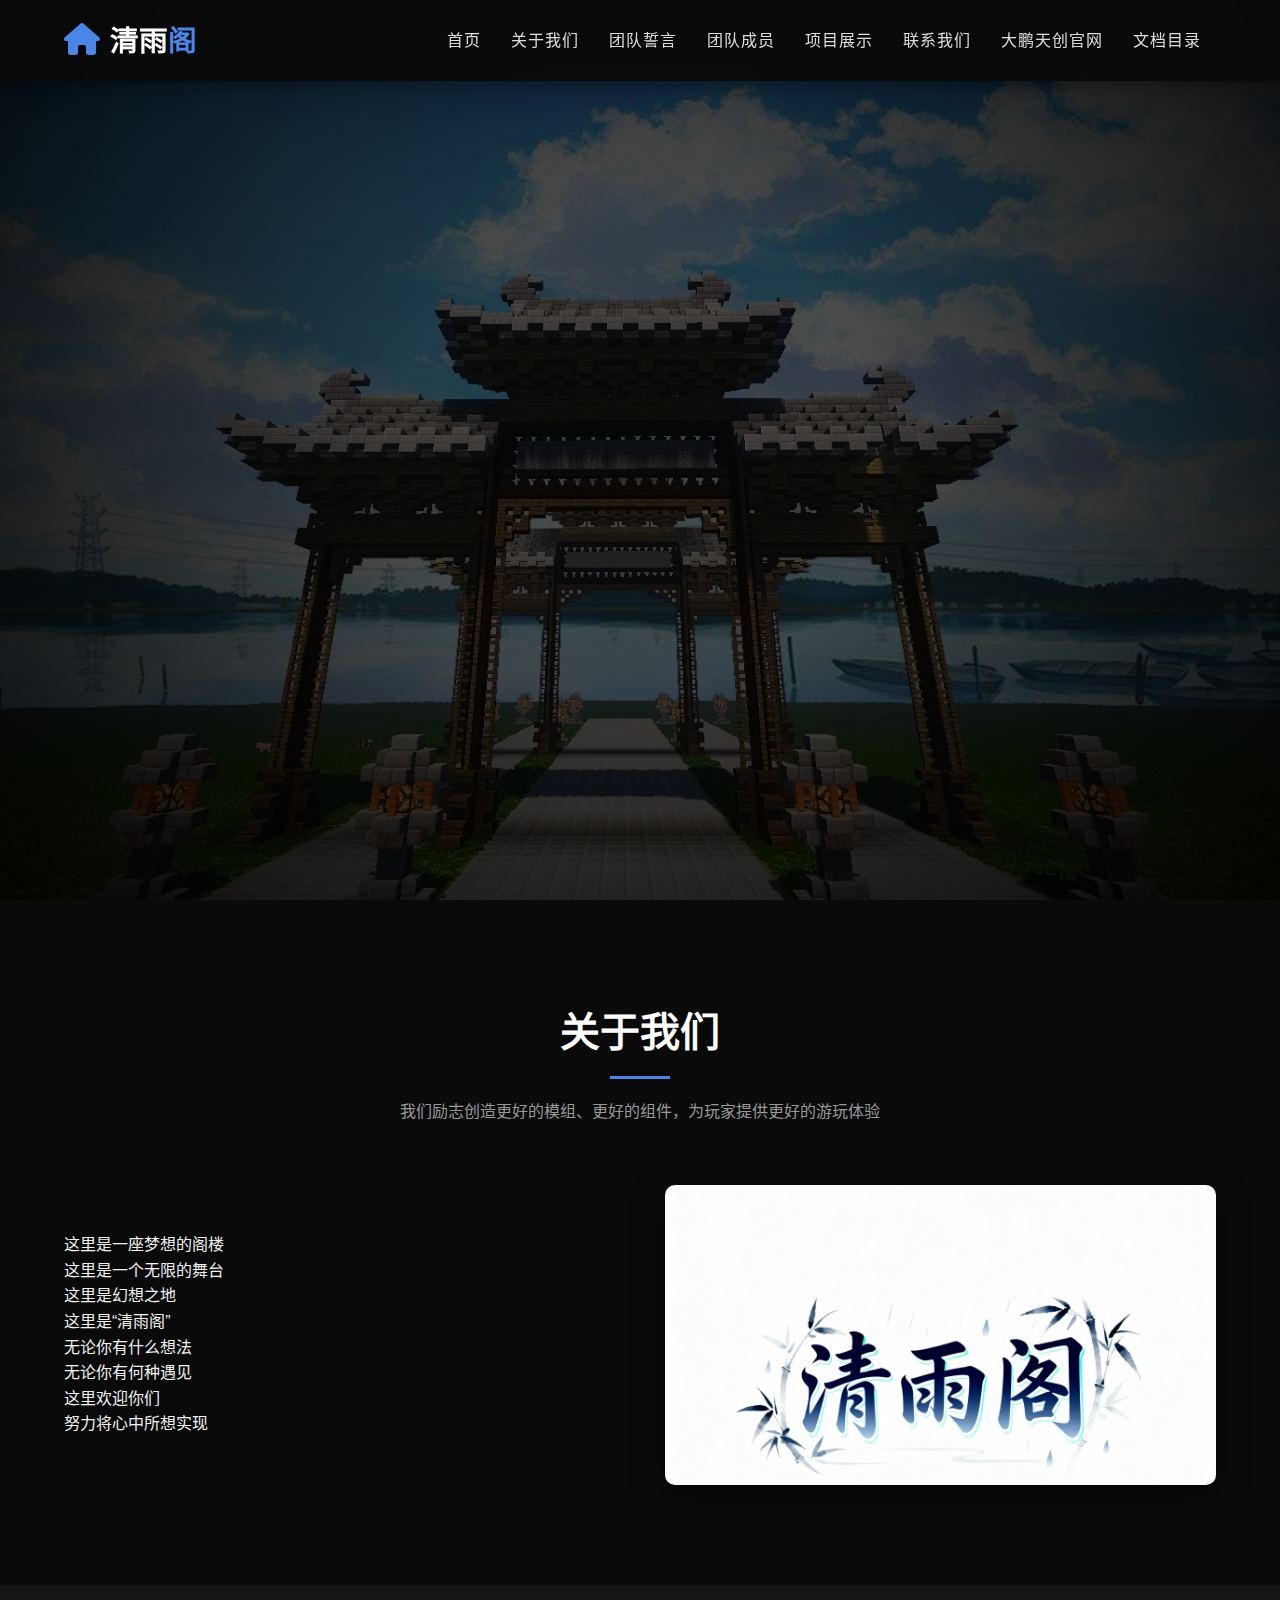
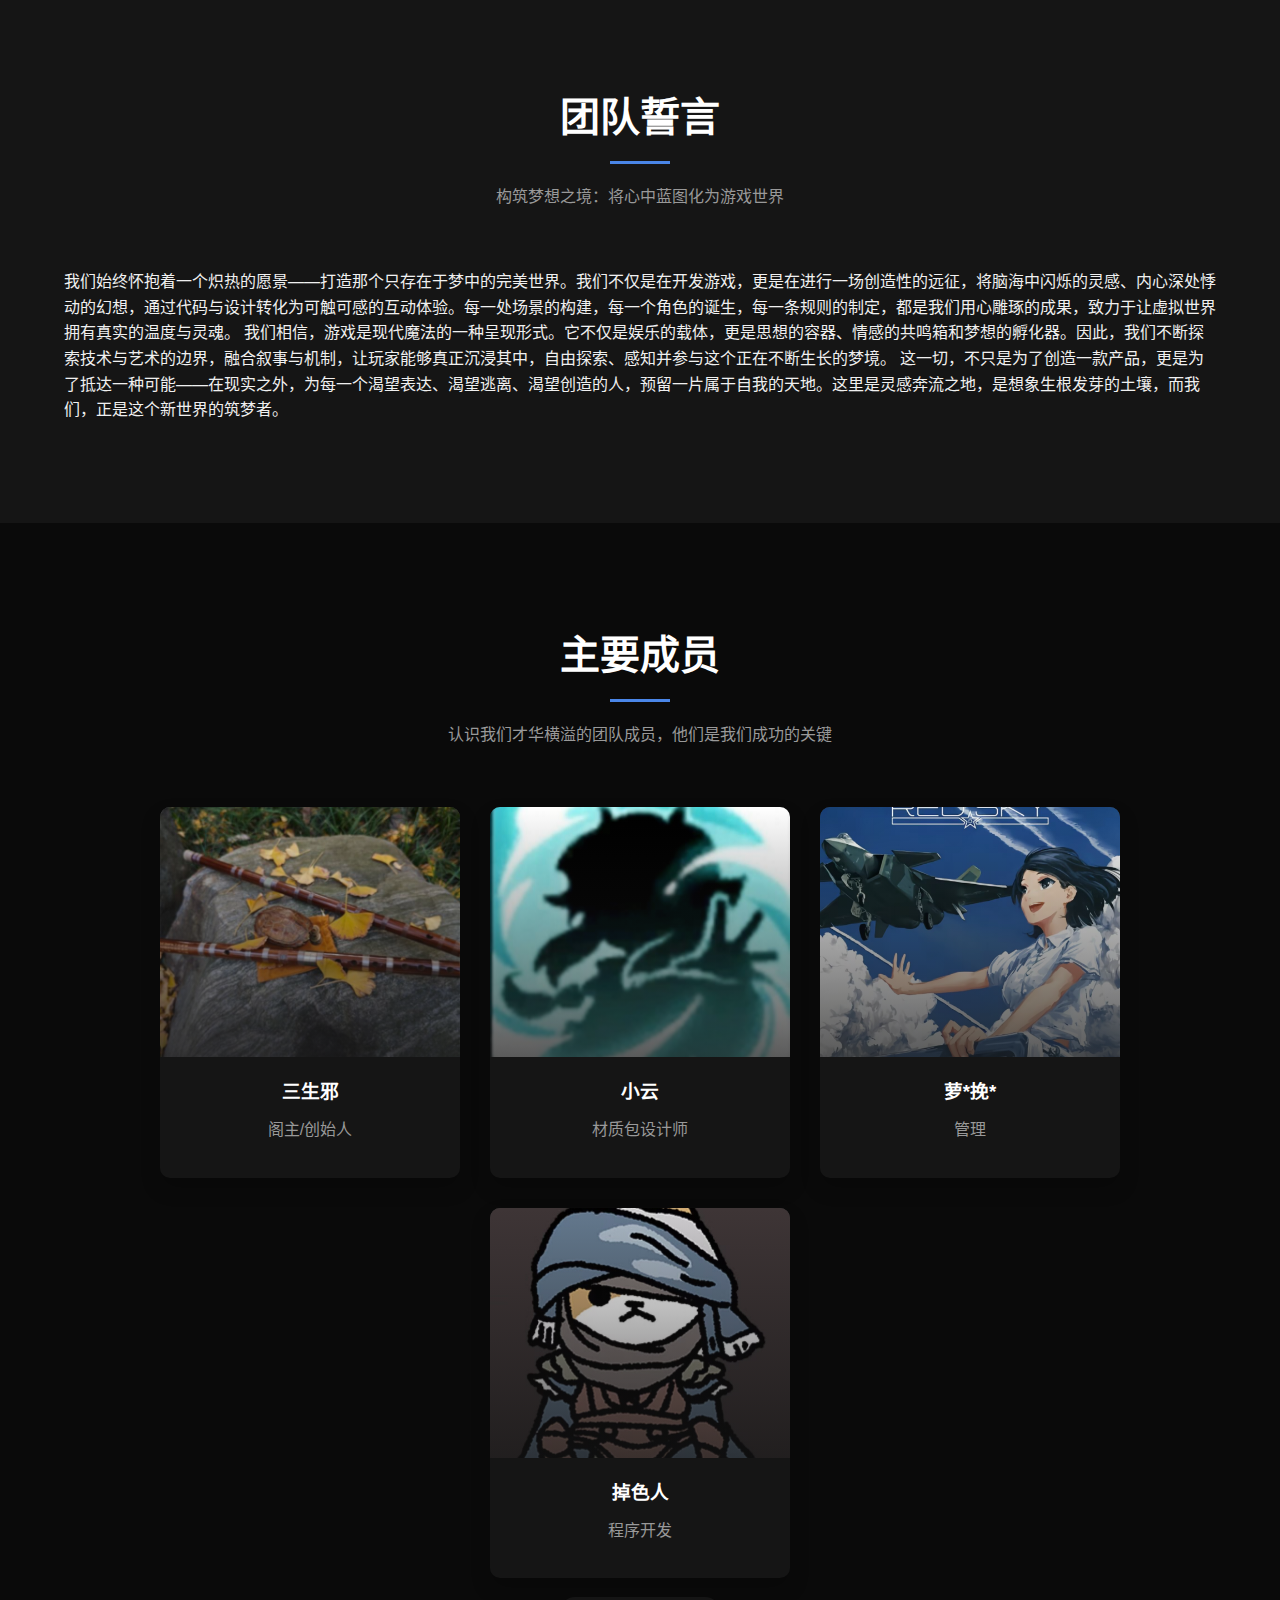
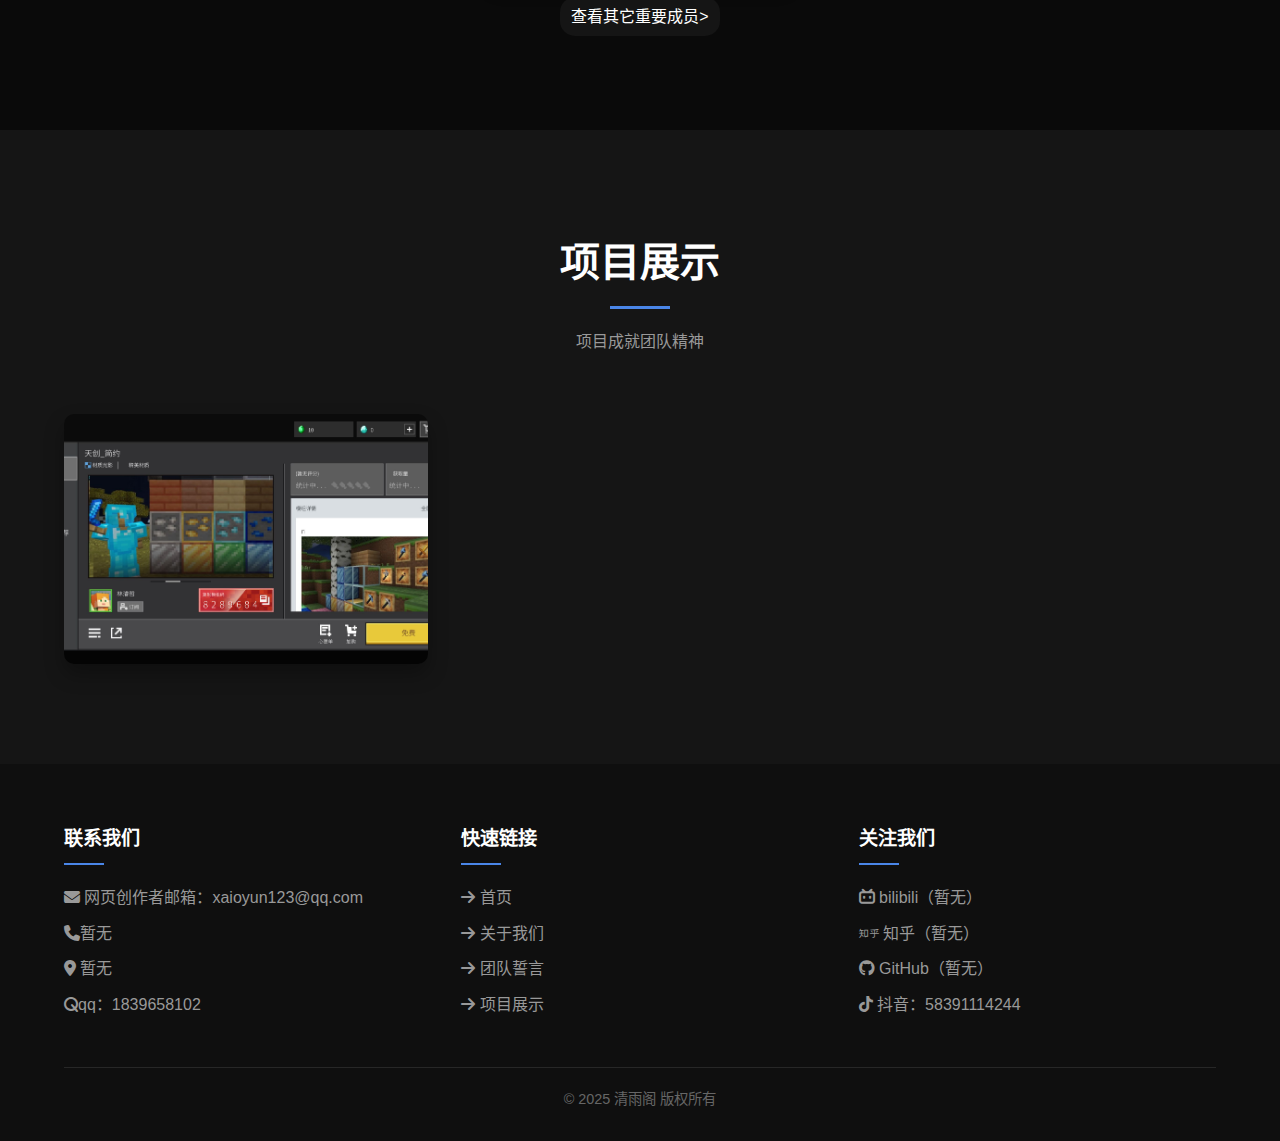
<file: index.html>
<!DOCTYPE html>
<html lang="zh-CN">
<head>
    <meta charset="UTF-8">
    <meta name="viewport" content="width=device-width, initial-scale=1.0">
    <title>清雨阁 | 向梦想出发</title>
    <link rel="stylesheet" type="text/css" href="css/index.css">
    <link rel="stylesheet" href="https://cdnjs.cloudflare.com/ajax/libs/font-awesome/6.4.0/css/all.min.css">
</head>
<body>
    <!-- 顶部导航栏 -->
    <header id="header">
        <div class="logo">
            <div class="logo-icon"><i class="fas fa-home"></i></div>
            <div class="logo-text">清雨<span>阁</span></div>
        </div>
        <nav>
            <ul id="nav-menu">
                <li><a href="#home">首页</a></li>
                <li><a href="#about">关于我们</a></li>
                <li><a href="#services">团队誓言</a></li>
                <li><a href="#team">团队成员</a></li>
                <li><a href="#projects">项目展示</a></li>
                <li><a href="#contact">联系我们</a></li>
                <li><a href="https://12xiaoyun34.github.io/dapengaa/">大鹏天创官网</a></li>
                <li><a href="./html/doc/doc-index.html">文档目录</a></li>
            </ul>
            <button class="nav-btn" id="nav-toggle">
                <i class="fas fa-bars"></i>
            </button>
        </nav>
    </header>

    <!-- 标题图片区域 -->
    <section class="hero" id="home">
        <div class="hero-content">
            <h1>创新科技，塑造未来</h1>
            <p>我们励志创造更好的模组、更好的组件，为玩家提供更好的游玩体验</p>
            <div>
                <a href="#about" class="btn">了解更多</a>
                <a href="#contact" class="btn btn-outline">联系我们</a>
            </div>
        </div>
    </section>

    <!-- 关于我们区域 -->
    <section class="section" id="about">
        <div class="section-title">
            <h2>关于我们</h2>
            <p>我们励志创造更好的模组、更好的组件，为玩家提供更好的游玩体验</p>
        </div>
        <div class="about-content">
            <div class="about-text">
                <p>这里是一座梦想的阁楼<br>这里是一个无限的舞台<br>这里是幻想之地<br>这里是“清雨阁”<br>无论你有什么想法<br>无论你有何种遇见<br>这里欢迎你们<br>努力将心中所想实现</p>
            </div>
            <div class="about-image"></div>
        </div>
    </section>

    <!-- 服务区域 -->
    <section class="section services" id="services">
        <div class="section-title">
            <h2>团队誓言</h2>
            <p>构筑梦想之境：将心中蓝图化为游戏世界</p>
        </div>
        <div class="services-container">
            我们始终怀抱着一个炽热的愿景——打造那个只存在于梦中的完美世界。我们不仅是在开发游戏，更是在进行一场创造性的远征，将脑海中闪烁的灵感、内心深处悸动的幻想，通过代码与设计转化为可触可感的互动体验。每一处场景的构建，每一个角色的诞生，每一条规则的制定，都是我们用心雕琢的成果，致力于让虚拟世界拥有真实的温度与灵魂。

我们相信，游戏是现代魔法的一种呈现形式。它不仅是娱乐的载体，更是思想的容器、情感的共鸣箱和梦想的孵化器。因此，我们不断探索技术与艺术的边界，融合叙事与机制，让玩家能够真正沉浸其中，自由探索、感知并参与这个正在不断生长的梦境。

这一切，不只是为了创造一款产品，更是为了抵达一种可能——在现实之外，为每一个渴望表达、渴望逃离、渴望创造的人，预留一片属于自我的天地。这里是灵感奔流之地，是想象生根发芽的土壤，而我们，正是这个新世界的筑梦者。


        </div>
    </section>

    <!-- 团队成员区域 -->
    <section class="section" id="team">
        <div class="section-title">
            <h2>主要成员</h2>
            <p>认识我们才华横溢的团队成员，他们是我们成功的关键</p>
        </div>
        <div class="team-container">
            <div class="team-member">
                <div class="member-img" style="background-image: url('./img/三生邪.jpg')"></div>
                <div class="member-info">
                    <h3>三生邪</h3>
                    <p>阁主/创始人</p>
                    <div class="social-links">
                    </div>
                </div>
            </div>
            <div class="team-member">
                <div class="member-img" style="background-image: url('./img/小云.jpg')"></div>
                <div class="member-info">
                    <h3>小云</h3>
                    <p>材质包设计师</p>
                    <div class="social-links">
                    </div>
                </div>
            </div>
            <div class="team-member">
                <div class="member-img" style="background-image: url('./img/萝挽.jpg')"></div>
                <div class="member-info">
                    <h3>萝*挽*</h3>
                    <p>管理</p>
                    <div class="social-links">
                    </div>
                </div>
            </div>
            <div class="team-member">
                <div class="member-img" style="background-image: url('./img/掉色人.jpg')"></div>
                <div class="member-info">
                    <h3>掉色人</h3>
                    <p>程序开发</p>
                    <div class="social-links">
                    </div>
                </div>
            </div>
        </div><br>
        <div class="a-">
        <a href="./html/morecy.html">查看其它重要成员></a>
        </div>
    </section>

    <!-- 项目展示区域 -->
    <section class="section projects" id="projects">
        <div class="section-title">
            <h2>项目展示</h2>
            <p>项目成就团队精神</p>
        </div>
        <div class="projects-container">
            <div class="project-card">
                <div class="project-img" style="background-image: url('./img/x1.jpg')"></div>
                <div class="project-overlay">
                    <h3 class="project-title">天创_简约</h3>
                    <p class="project-category"><i class="fas fa-dove"></i>大鹏天创制作</p>
                </div>
            </div>
        </div>
        </div>
    </section>

    <!-- 页脚 -->
    <footer id="contact">
        <div class="footer-content">
            <div class="footer-section">
                <h3>联系我们</h3>
                <p><i class="fas fa-envelope"></i> 网页创作者邮箱：xaioyun123@qq.com</p>
                <p><i class="fas fa-phone"></i>暂无</p>
                <p><i class="fas fa-map-marker-alt"></i> 暂无</p>
                <p><i class="fas fa-q"></i>qq：1839658102</p>
            </div>
            <div class="footer-section">
                <h3>快速链接</h3>
                <a href="#home"><i class="fas fa-arrow-right"></i> 首页</a>
                <a href="#about"><i class="fas fa-arrow-right"></i> 关于我们</a>
                <a href="#services"><i class="fas fa-arrow-right"></i> 团队誓言</a>
                <a href="#projects"><i class="fas fa-arrow-right"></i> 项目展示</a>
            </div>
            <div class="footer-section">
                <h3>关注我们</h3>
                <a href="#"><i class="fab fa-bilibili"></i> bilibili（暂无）</a>
                <a href="#"><i class="fab fa-zhihu"></i> 知乎（暂无）</a>
                <a href="#"><i class="fab fa-github"></i> GitHub（暂无）</a>
                <a href="https://www.douyin.com/user/MS4wLjABAAAAyL__NBHCFr6xbaZz34yxv8tNBVSHHpJUZq_ACfOkyodt5N7NAiO6LA2mFiNUGb08?enter_from=general_search&enter_method=general_search&extra_params=%7B%22search_params%22%3A%7B%22search_result_id%22%3A%222338034548219977%22%2C%22relation_tag%22%3A0%2C%22log_pb%22%3A%7B%22impr_id%22%3A%2220250921145713581A851560D32B2ED74F%22%7D%2C%22search_type%22%3A%22general%22%2C%22impr_id%22%3A%2220250921145713581A851560D32B2ED74F%22%2C%22search_id%22%3A%2220250921145713581A851560D32B2ED74F%22%2C%22search_keyword%22%3A%2258391114244%22%2C%22token_type%22%3A%22discover_list%22%7D%7D&from_tab_name=main"><i class="fab fa-tiktok"></i> 抖音：58391114244</a>
            </div>
        </div>
        <div class="footer-bottom">
            <p>&copy; 2025 清雨阁 版权所有</p>
        </div>
    </footer>
    <script src="./js/index.js"></script>
</body>

</html>
</file>
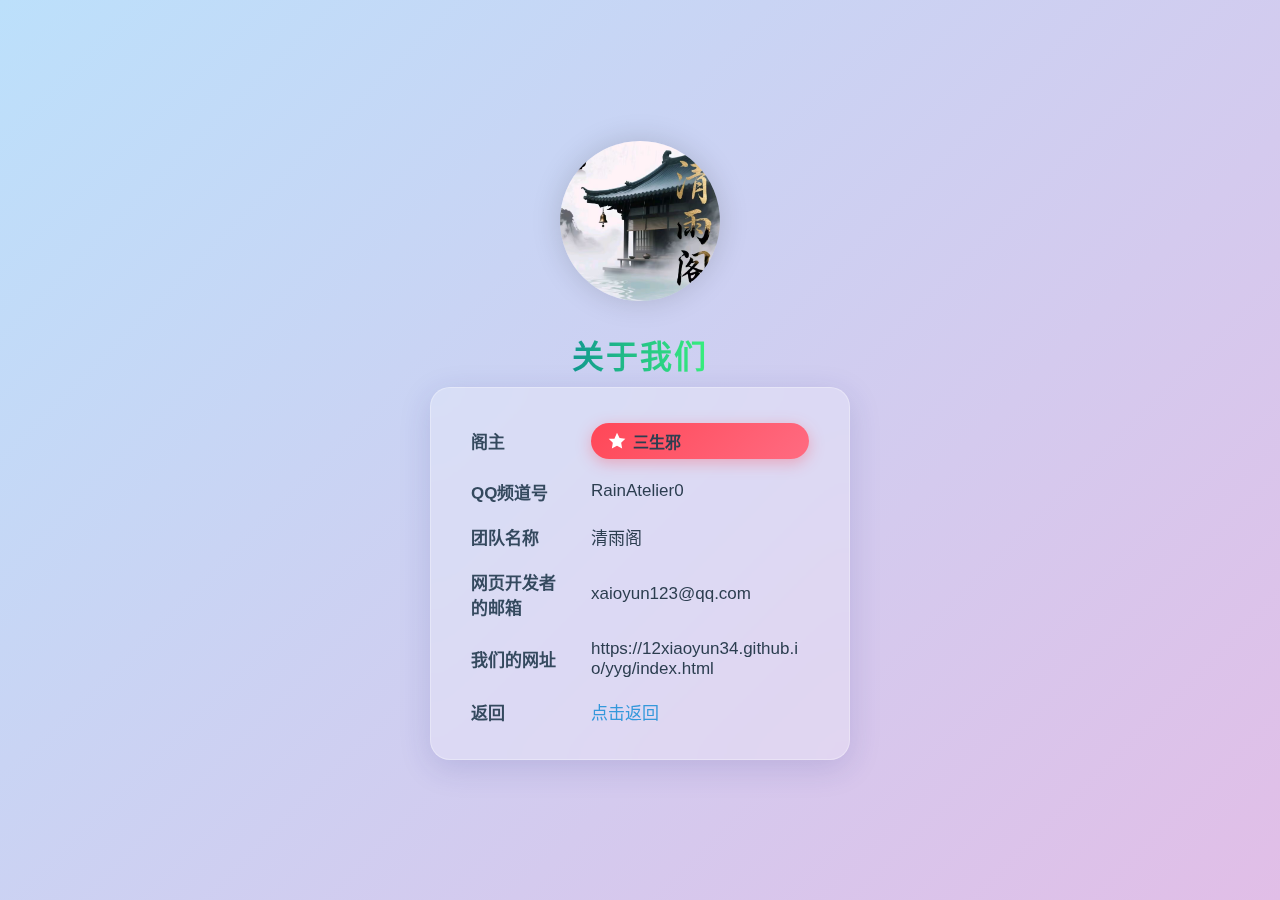
<file: html/about.html>
<!DOCTYPE html>
<html lang="zh-CN">
<head>
    <meta charset="UTF-8">
    <meta name="viewport" content="width=device-width, initial-scale=1.0">
    <title>关于我们</title>
    <style>
        :root{
            --bg1:#BCE0FB;
            --bg2:#E1BEE7;
            --card:rgba(255,255,255,.25);
            --text:#2c3e50;
            --vip:#ff4757;
        }
        *{box-sizing:border-box;margin:0;padding:0}
        body{
            min-height:100vh;
            display:flex;
            flex-direction:column;
            align-items:center;
            justify-content:center;
            font-family:-apple-system,BlinkMacSystemFont,"Segoe UI",Roboto,"Helvetica Neue",Arial,"Noto Sans",sans-serif,"Apple Color Emoji","Segoe UI Emoji","Segoe UI Symbol","Noto Color Emoji";
            background:linear-gradient(135deg,var(--bg1),var(--bg2));
            color:var(--text);
            padding:40px 20px;
        }
        /* 旋转头像 */
        .avatar{
            width:160px;
            height:160px;
            border-radius:50%;
            object-fit:cover;
            animation:rotate 20s linear infinite;
            box-shadow:0 0 30px rgba(0,0,0,.15);
            transition:transform .6s cubic-bezier(.4,0,.2,1);
        }
        .avatar:hover{
            transform:scale(1.08);
        }
        @keyframes rotate{
            to{transform:rotate(360deg)}
        }

        h1{
            margin:30px 0 10px;
            font-size:32px;
            letter-spacing:2px;
            font-weight:600;
            background:linear-gradient(90deg,#11998e,#38ef7d);
            -webkit-background-clip:text;
            -webkit-text-fill-color:transparent;
        }

        /* 卡片 */
        .card{
            width:100%;
            max-width:420px;
            background:var(--card);
            backdrop-filter:blur(20px);
            border:1px solid rgba(255,255,255,.3);
            border-radius:20px;
            padding:35px 40px;
            box-shadow:0 8px 32px rgba(31,38,135,.15);
            animation:fadeInUp .8s ease-out;
        }
        @keyframes fadeInUp{
            from{opacity:0;transform:translateY(30px)}
            to{opacity:1;transform:none}
        }

        .row{
            display:flex;
            align-items:center;
            margin-bottom:20px;
            font-size:17px;
            position:relative;
        }
        .row:last-child{margin-bottom:0}
        .row label{
            width:100px;
            font-weight:600;
            margin-right:20px;
            flex-shrink:0;
            color:#34495e;
        }
        .row span{
            flex:1;
            word-break:break-all;
            color:#2c3e50;
        }
        .row a{
            color:#3498db;
            text-decoration:none;
            transition:color .3s;
        }
        .row a:hover{color:#2980b9}

        /* VIP 徽章 */
        .vip-badge{
            display:inline-flex;
            align-items:center;
            background:linear-gradient(135deg,var(--vip),#ff6b81);
            color:#fff;
            padding:6px 16px;
            border-radius:30px;
            font-weight:700;
            font-size:16px;
            box-shadow:0 4px 15px rgba(255,71,87,.35);
            animation:pulse 2s infinite;
        }
        @keyframes pulse{
            0%,100%{transform:scale(1)}
            50%{transform:scale(1.05)}
        }
        .vip-badge svg{
            width:20px;
            height:20px;
            margin-right:6px;
            fill:#fff;
        }

        /* 响应式 */
        @media(max-width:500px){
            .card{padding:30px 25px}
        }
    </style>
</head>

<body>
    <img src="../img/清雨阁.jpg" alt="App Icon" class="avatar">
    <h1>关于我们</h1>

    <div class="card">
        <div class="row">
            <label>阁主</label>
            <span class="vip-badge">
                <svg viewBox="0 0 24 24"><path d="M12 2l3.09 6.26L22 9.27l-5 4.87 1.18 6.88L12 17.77l-6.18 3.25L7 14.14 2 9.27l6.91-.01L12 2z"/></svg>
                三生邪
            </span>
        </div>
        <div class="row">
            <label>QQ频道号</label>
            <span>RainAtelier0</span>
        </div>
        <div class="row">
            <label>团队名称</label>
            <span>清雨阁</span>
        </div>
        <div class="row">
            <label>网页开发者的邮箱</label>
            <span>xaioyun123@qq.com</span>
        </div>
        <div class="row">
            <label>我们的网址</label>
            <span>https://12xiaoyun34.github.io/yyg/index.html</span>
        </div>
          <div class="row">
            <label>返回</label>
            <span><a href="../index.html" target="_blank">点击返回</a></span>
        </div>
    </div>
</body>
</html>
</file>
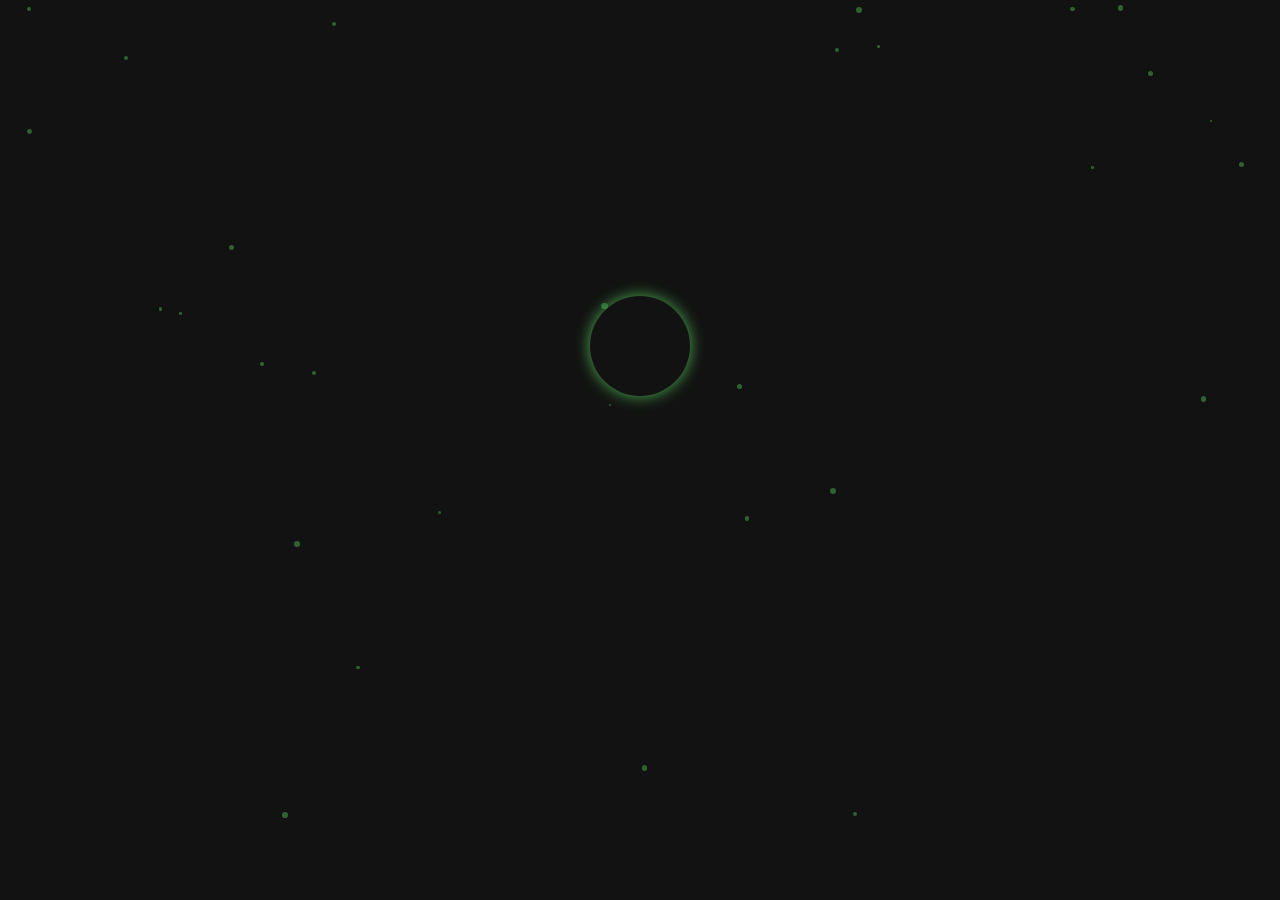
<file: html/dltrue.html>
<!DOCTYPE html>
<html lang="zh-CN">
<head>
    <meta charset="UTF-8">
    <meta name="viewport" content="width=device-width, initial-scale=1.0">
    <title>登录成功</title>
    <link rel="stylesheet" href="https://cdnjs.cloudflare.com/ajax/libs/font-awesome/6.0.0/css/all.min.css">
    <style>
        * {
            margin: 0;
            padding: 0;
            box-sizing: border-box;
        }
        
        body {
            background-color: #121212;
            color: #ffffff;
            font-family: 'Segoe UI', Tahoma, Geneva, Verdana, sans-serif;
            min-height: 100vh;
            display: flex;
            justify-content: center;
            align-items: center;
            overflow: hidden;
        }
        
        .container {
            text-align: center;
            padding: 2rem;
            max-width: 500px;
            width: 90%;
        }
        
        .success-animation {
            margin: 0 auto 2rem;
            width: 100px;
            height: 100px;
            position: relative;
        }
        
        .checkmark {
            width: 100%;
            height: 100%;
            border-radius: 50%;
            display: block;
            stroke-width: 5;
            stroke: #4CAF50;
            stroke-miterlimit: 10;
            box-shadow: 0 0 15px #4CAF50;
            animation: fill .4s ease-in-out .4s forwards, scale .3s ease-in-out .9s both;
        }
        
        .checkmark-circle {
            stroke-dasharray: 166;
            stroke-dashoffset: 166;
            stroke-width: 5;
            stroke-miterlimit: 10;
            stroke: #4CAF50;
            fill: none;
            animation: stroke 0.6s cubic-bezier(0.65, 0, 0.45, 1) forwards;
        }
        
        .checkmark-check {
            transform-origin: 50% 50%;
            stroke-dasharray: 48;
            stroke-dashoffset: 48;
            animation: stroke 0.3s cubic-bezier(0.65, 0, 0.45, 1) 0.8s forwards;
        }
        
        @keyframes stroke {
            100% {
                stroke-dashoffset: 0;
            }
        }
        
        @keyframes scale {
            0%, 100% {
                transform: none;
            }
            50% {
                transform: scale3d(1.1, 1.1, 1);
            }
        }
        
        @keyframes fill {
            100% {
                box-shadow: 0 0 20px #4CAF50;
            }
        }
        
        .welcome-text {
            font-size: 2.2rem;
            margin-bottom: 1rem;
            font-weight: 300;
            opacity: 0;
            animation: fadeIn 1s ease-in-out 1.2s forwards;
        }
        
        .subtitle {
            font-size: 1.2rem;
            color: #aaa;
            margin-bottom: 2rem;
            opacity: 0;
            animation: fadeIn 1s ease-in-out 1.5s forwards;
        }
        
        .continue-btn {
            display: inline-block;
            padding: 12px 30px;
            background: transparent;
            color: #4CAF50;
            border: 1px solid #4CAF50;
            border-radius: 30px;
            text-decoration: none;
            font-size: 1rem;
            cursor: pointer;
            transition: all 0.3s ease;
            opacity: 0;
            animation: fadeIn 1s ease-in-out 1.8s forwards;
        }
        
        .continue-btn:hover {
            background: #4CAF50;
            color: #121212;
            box-shadow: 0 0 15px rgba(76, 175, 80, 0.5);
        }
        
        @keyframes fadeIn {
            from {
                opacity: 0;
                transform: translateY(20px);
            }
            to {
                opacity: 1;
                transform: translateY(0);
            }
        }
        
        .particles {
            position: fixed;
            top: 0;
            left: 0;
            width: 100%;
            height: 100%;
            z-index: -1;
        }
        
        .particle {
            position: absolute;
            background: rgba(76, 175, 80, 0.5);
            border-radius: 50%;
        }
    </style>
</head>
<body>
    <div class="particles" id="particles"></div>
    
    <div class="container">
        <div class="success-animation">
            <svg class="checkmark" xmlns="http://www.w3.org/2000/svg" viewBox="0 0 52 52">
                <circle class="checkmark-circle" cx="26" cy="26" r="25" fill="none"/>
                <path class="checkmark-check" fill="none" d="M14.1 27.2l7.1 7.2 16.7-16.8"/>
            </svg>
        </div>
        
        <h1 class="welcome-text">认证成功</h1>
        <p class="subtitle">欢迎回家！</p>
        
        <a href="./doc/doc-index.html" class="continue-btn">继续访问</a>
    </div>

    <script>
        // 创建背景粒子效果
        document.addEventListener('DOMContentLoaded', function() {
            const particlesContainer = document.getElementById('particles');
            const particleCount = 30;
            
            for (let i = 0; i < particleCount; i++) {
                createParticle();
            }
            
            function createParticle() {
                const particle = document.createElement('div');
                particle.classList.add('particle');
                
                const size = Math.random() * 5 + 2;
                const posX = Math.random() * 100;
                const posY = Math.random() * 100;
                const delay = Math.random() * 5;
                const duration = Math.random() * 10 + 5;
                
                particle.style.width = `${size}px`;
                particle.style.height = `${size}px`;
                particle.style.left = `${posX}vw`;
                particle.style.top = `${posY}vh`;
                particle.style.animation = `float ${duration}s ease-in-out ${delay}s infinite`;
                
                particlesContainer.appendChild(particle);
                
                // 添加漂浮动画
                const style = document.createElement('style');
                style.textContent = `
                    @keyframes float {
                        0% {
                            transform: translate(0, 0);
                            opacity: 0.5;
                        }
                        25% {
                            transform: translate(${Math.random() * 20 - 10}px, ${Math.random() * 20 - 10}px);
                            opacity: 0.7;
                        }
                        50% {
                            transform: translate(${Math.random() * 30 - 15}px, ${Math.random() * 30 - 15}px);
                            opacity: 0.9;
                        }
                        75% {
                            transform: translate(${Math.random() * 20 - 10}px, ${Math.random() * 20 - 10}px);
                            opacity: 0.7;
                        }
                        100% {
                            transform: translate(0, 0);
                            opacity: 0.5;
                        }
                    }
                `;
                document.head.appendChild(style);
            }
        });
    </script>
</body>
</html>
</file>
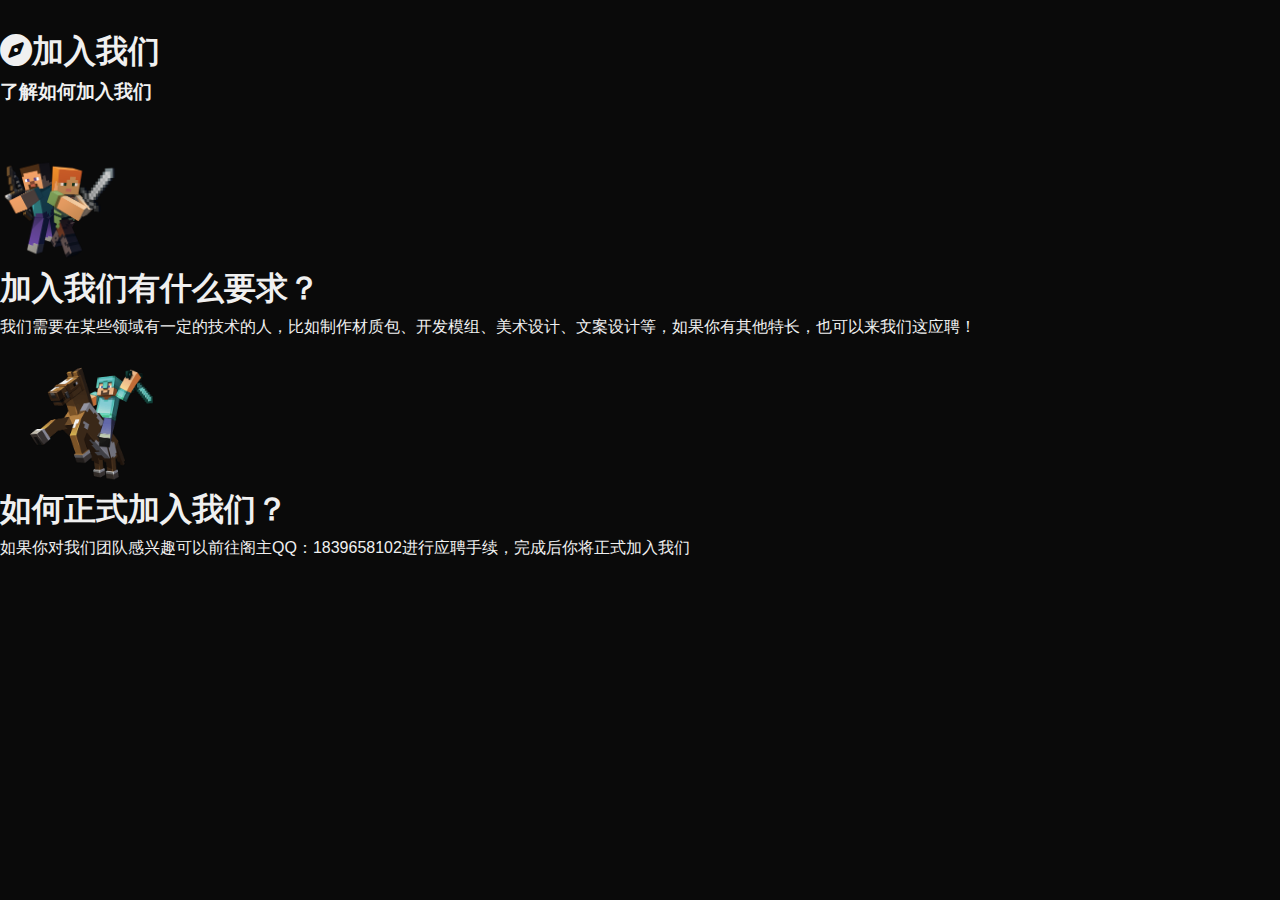
<file: html/joinour.html>
<html>
    <head>
        <meta charset="UTF-8">
            <meta name="viewport" content="width=device-width, initial-scale=1.0">
            <title>清雨阁|如何加入我们？</title>
            <link rel="stylesheet" type="text/css" href="../css/index.css">
            <link rel="stylesheet" href="https://cdnjs.cloudflare.com/ajax/libs/font-awesome/6.4.0/css/all.min.css">
    </head>
    <body class="container">
        <br>
        <div class="title-bar">
            <h1><i class="fas fa-compass"></i>加入我们</h1>
            <h3>了解如何加入我们</h3>
        </div><br>
        <div class="main-bar">
            <br>           
            <div class="card">
                <div class="container0">
                <img src="../img/史蒂夫和艾利克斯.png" width="120"/>
                <h1>加入我们有什么要求？</h1>
                </div>
                <p>我们需要在某些领域有一定的技术的人，比如制作材质包、开发模组、美术设计、文案设计等，如果你有其他特长，也可以来我们这应聘！</p>
            </div>
            <br>
            <div class="card">
                <div class="container0">
                <img src="../img/史蒂夫骑马.png" width="180"/>
                <h1>如何正式加入我们？</h1>
                </div>
                <p>如果你对我们团队感兴趣可以前往阁主QQ：1839658102进行应聘手续，完成后你将正式加入我们</p>
            </div>
            <br>
        </div>
    </div>
    </body>
</html>
</file>
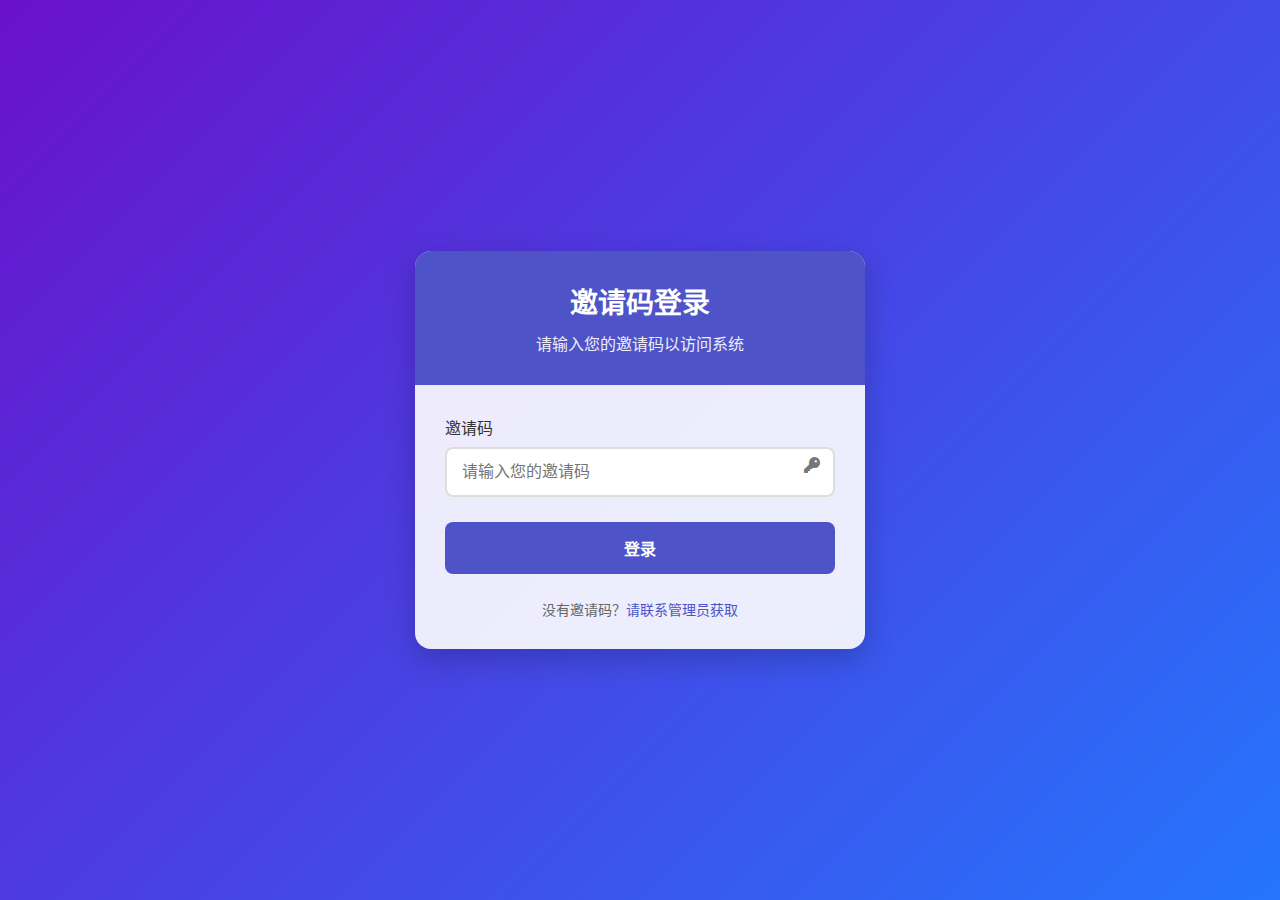
<file: html/km.html>
<!DOCTYPE html>
<html lang="zh-CN">
<head>
    <meta charset="UTF-8">
    <meta name="viewport" content="width=device-width, initial-scale=1.0">
    <title>邀请码登录系统</title>
    <link rel="stylesheet" href="https://cdnjs.cloudflare.com/ajax/libs/font-awesome/6.4.0/css/all.min.css">
    <style>
        * {
            margin: 0;
            padding: 0;
            box-sizing: border-box;
            font-family: 'Segoe UI', Tahoma, Geneva, Verdana, sans-serif;
        }
        
        body {
            display: flex;
            justify-content: center;
            align-items: center;
            min-height: 100vh;
            background: linear-gradient(135deg, #6a11cb 0%, #2575fc 100%);
            padding: 20px;
        }
        
        .container {
            width: 100%;
            max-width: 450px;
            background: rgba(255, 255, 255, 0.9);
            border-radius: 16px;
            box-shadow: 0 10px 30px rgba(0, 0, 0, 0.2);
            overflow: hidden;
        }
        
        .header {
            background: #4e54c8;
            color: white;
            padding: 30px 20px;
            text-align: center;
        }
        
        .header h1 {
            font-size: 28px;
            margin-bottom: 10px;
        }
        
        .header p {
            opacity: 0.9;
        }
        
        .form-container {
            padding: 30px;
        }
        
        .input-group {
            margin-bottom: 25px;
            position: relative;
        }
        
        .input-group label {
            display: block;
            margin-bottom: 8px;
            font-weight: 500;
            color: #333;
        }
        
        .input-group input {
            width: 100%;
            padding: 14px 15px;
            border: 2px solid #ddd;
            border-radius: 8px;
            font-size: 16px;
            transition: all 0.3s;
        }
        
        .input-group input:focus {
            border-color: #4e54c8;
            box-shadow: 0 0 0 2px rgba(78, 84, 200, 0.2);
            outline: none;
        }
        
        .input-group i {
            position: absolute;
            right: 15px;
            top: 42px;
            color: #777;
        }
        
        .btn {
            width: 100%;
            padding: 14px;
            background: #4e54c8;
            color: white;
            border: none;
            border-radius: 8px;
            font-size: 16px;
            font-weight: 600;
            cursor: pointer;
            transition: background 0.3s;
        }
        
        .btn:hover {
            background: #3f44a7;
        }
        
        .message {
            margin-top: 20px;
            padding: 12px;
            border-radius: 8px;
            text-align: center;
            display: none;
        }
        
        .error {
            background: #ffebee;
            color: #d32f2f;
            border: 1px solid #f5c6cb;
        }
        
        .success {
            background: #e8f5e9;
            color: #2e7d32;
            border: 1px solid #c3e6cb;
        }
        
        .info {
            margin-top: 25px;
            text-align: center;
            color: #666;
            font-size: 14px;
        }
        
        .info a {
            color: #4e54c8;
            text-decoration: none;
        }
        
        .hint {
            font-size: 13px;
            color: #666;
            margin-top: 5px;
        }
        
        @media (max-width: 480px) {
            .container {
                border-radius: 12px;
            }
            
            .header {
                padding: 20px 15px;
            }
            
            .form-container {
                padding: 20px;
            }
        }
    </style>
</head>
<body>
    <div class="container">
        <div class="header">
            <h1>邀请码登录</h1>
            <p>请输入您的邀请码以访问系统</p>
        </div>
        
        <div class="form-container">
            <div class="input-group">
                <label for="invite-code">邀请码</label>
                <input type="text" id="invite-code" placeholder="请输入您的邀请码">
                <i class="fas fa-key"></i>
                <p class="hint"></p>
            </div>
            
            <button class="btn" id="login-btn">登录</button>
            
            <div class="message error" id="error-message">
                邀请码无效，请检查后重试
            </div>
            
            <div class="message success" id="success-message">
                邀请码验证成功，正在跳转...
            </div>
            
            <div class="info">
                没有邀请码？<a href="#">请联系管理员获取</a>
            </div>
        </div>
    </div>

    <script>
        document.addEventListener('DOMContentLoaded', function() {
            const inviteCodeInput = document.getElementById('invite-code');
            const loginBtn = document.getElementById('login-btn');
            const errorMessage = document.getElementById('error-message');
            const successMessage = document.getElementById('success-message');
            
            const validCodes = ['rainatelier449'];
            
            loginBtn.addEventListener('click', function() {
                const code = inviteCodeInput.value.trim();
                
                // 隐藏所有消息
                errorMessage.style.display = 'none';
                successMessage.style.display = 'none';
                
                // 验证邀请码
                if (code === '') {
                    errorMessage.textContent = '请输入邀请码';
                    errorMessage.style.display = 'block';
                    return;
                }
                
                if (validCodes.includes(code)) {
                    // 邀请码有效
                    successMessage.style.display = 'block';
                    errorMessage.style.display = 'none';
                    
                    // 模拟登录成功后的跳转
                    setTimeout(function() {
                        alert('登陆成功');
                        // 实际应用中这里会进行页面跳转
                        window.location.href = 'login.html';
                    }, 1000);
                } else {
                    // 邀请码无效
                    errorMessage.textContent = '邀请码无效，请检查后重试';
                    errorMessage.style.display = 'block';
                    
                    // 摇动动画效果
                    inviteCodeInput.style.animation = 'shake 0.5s';
                    setTimeout(() => {
                        inviteCodeInput.style.animation = '';
                    }, 500);
                }
            });
            
            // 按Enter键也可以提交
            inviteCodeInput.addEventListener('keypress', function(e) {
                if (e.key === 'Enter') {
                    loginBtn.click();
                }
            });
        });
        
        // 添加摇动动画
        const style = document.createElement('style');
        style.textContent = `
            @keyframes shake {
                0% { transform: translateX(0); }
                20% { transform: translateX(-10px); }
                40% { transform: translateX(10px); }
                60% { transform: translateX(-10px); }
                80% { transform: translateX(10px); }
                100% { transform: translateX(0); }
            }
        `;
        document.head.appendChild(style);
    </script>
</body>
</html>
</file>
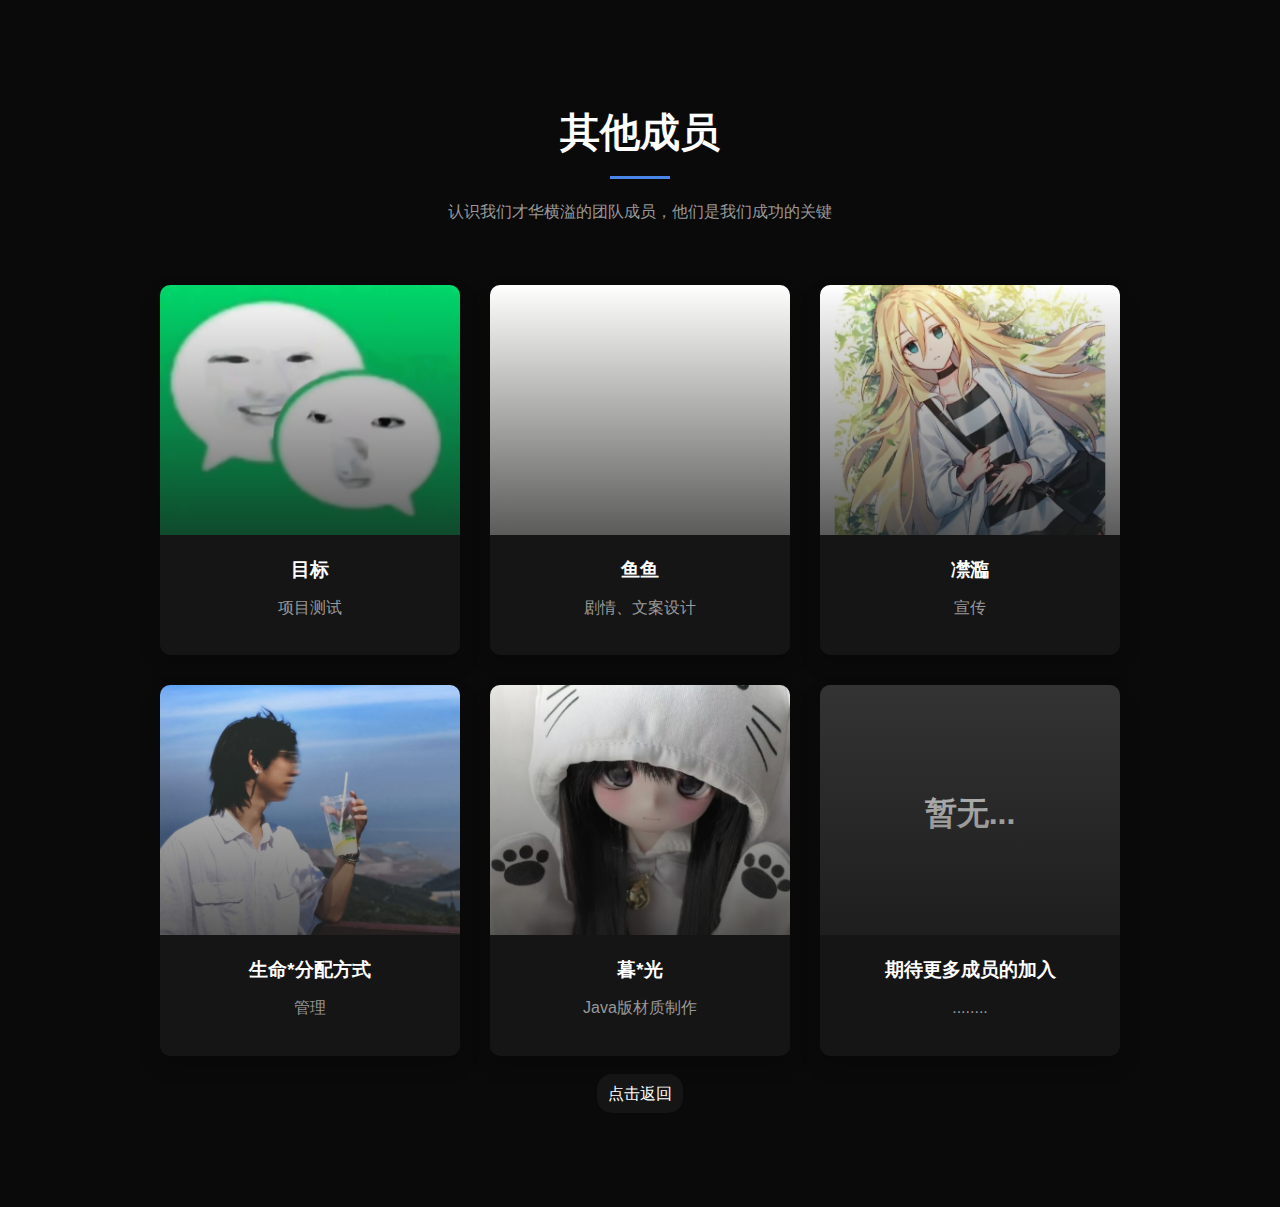
<file: html/morecy.html>
<html>
    <head>
        <meta charset="UTF-8">
        <meta name="viewport" content="width=device-width, initial-scale=1.0">
        <title>清雨阁 | 其他成员展示</title>
        <link rel="stylesheet" href="https://cdnjs.cloudflare.com/ajax/libs/font-awesome/6.4.0/css/all.min.css">
        <link rel="stylesheet" type="text/css" href="../css/index.css">
    </head>
    <body>
        <section class="section" id="team">
        <div class="section-title">
            <h2>其他成员</h2>
            <p>认识我们才华横溢的团队成员，他们是我们成功的关键</p>
        </div>
        <div class="team-container">
            <div class="team-member">
                <div class="member-img" style="background-image: url('../img/目标.jpg')"></div>
                <div class="member-info">
                    <h3>目标</h3>
                    <p>项目测试</p>
                    <div class="social-links">
                    </div>
                </div>
            </div>
            <div class="team-member">
                <div class="member-img" style="background-image: url('../img/鱼鱼.jpg')"></div>
                <div class="member-info">
                    <h3>鱼鱼</h3>
                    <p>剧情、文案设计</p>
                    <div class="social-links">
                    </div>
                </div>
            </div>
            <div class="team-member">
                <div class="member-img" style="background-image: url('../img/凚瀶.jpg')"></div>
                <div class="member-info">
                    <h3>凚瀶</h3>
                    <p>宣传</p>
                    <div class="social-links">
                    </div>
                </div>
            </div>
            <div class="team-member">
                <div class="member-img" style="background-image: url('../img/生命的分配方式.jpg')"></div>
                <div class="member-info">
                    <h3>生命*分配方式</h3>
                    <p>管理</p>
                    <div class="social-links">
                    </div>
                </div>
            </div>
            <div class="team-member">
                <div class="member-img" style="background-image: url('../img/暮光.jpg')"></div>
                <div class="member-info">
                    <h3>暮*光</h3>
                    <p>Java版材质制作</p>
                    <div class="social-links">
                    </div>
                </div>
            </div>
            <div class="team-member">
                <div class="member-img"><h1><br><br>暂无...</h1></div>
                <div class="member-info">
                    <h3>期待更多成员的加入</h3>
                    <p>........</p>
                    <div class="social-links">
                    </div>
                </div>
            </div>
        </div><br>
        <div class="a-">
        <a href="../index.html">点击返回</a>
        </div>
    </section>
    </body>
</html>
</file>
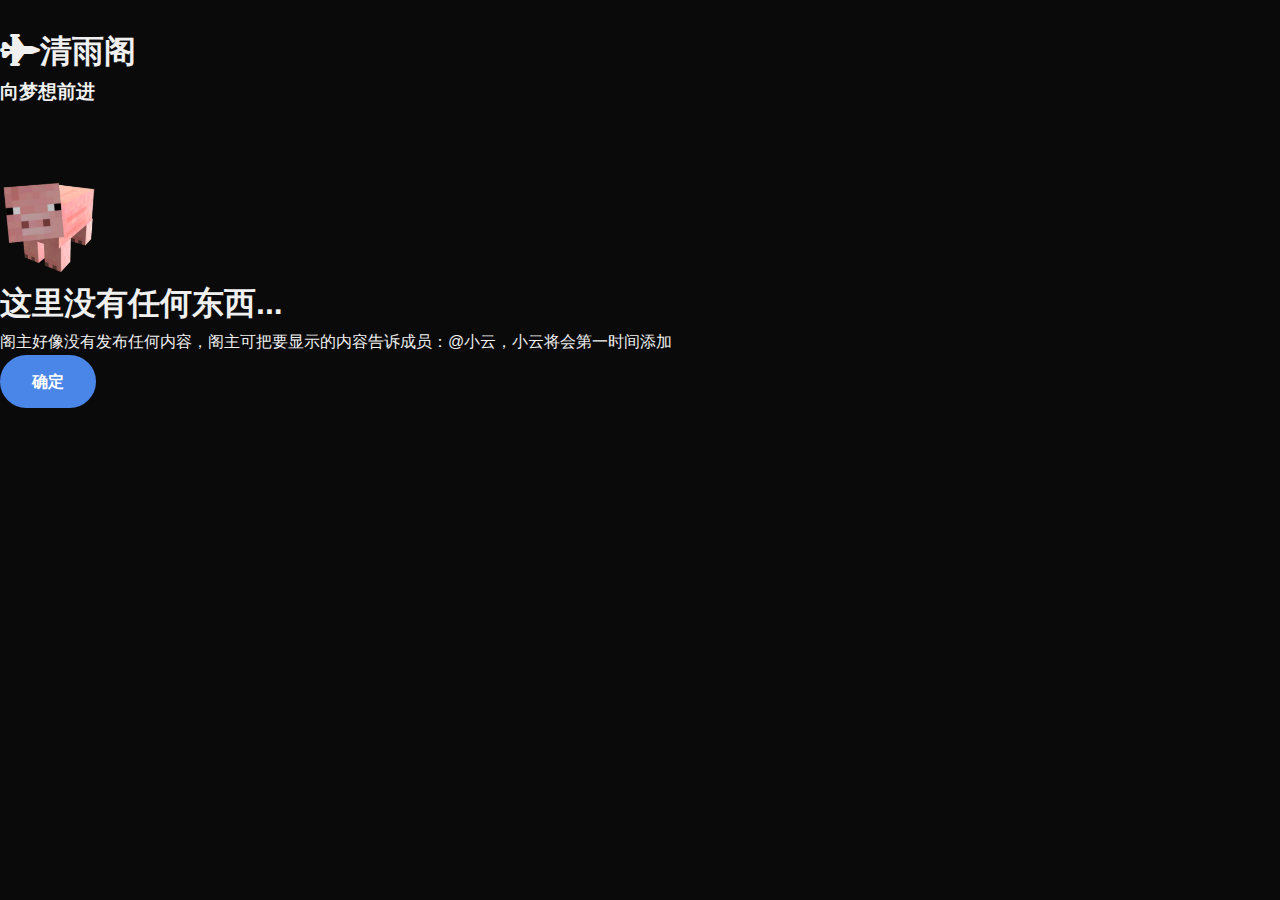
<file: html/tongzhi.html>
<html>
    <head>
        <meta charset="UTF-8">
        <meta name="viewport" content="width=device-width, initial-scale=1.0">
        <title>清雨阁|重要通知及公告</title>
        <link rel="stylesheet" type="text/css" href="../css/index.css">
        <link rel="stylesheet" href="https://cdnjs.cloudflare.com/ajax/libs/font-awesome/6.4.0/css/all.min.css">
    </head>
    <body class="container">
        <br>
        <div class="title-bar">
            <h1><i class="fas fa-jet-fighter"></i>清雨阁</h1>
            <h3>向梦想前进</h3>
        </div><br>
        <div class="main-bar">
            <br>
            <div class="card">
                <div class="container0">
                    <img src="../img/pig.png" width="120"/>
                    <h1>这里没有任何东西...</h1>
                </div>
                <p>阁主好像没有发布任何内容，阁主可把要显示的内容告诉成员：@小云，小云将会第一时间添加</p>
                <a class="btn" href="../index.html">确定</a>
            </div>
            <br>
        </div>
    </body>
<html>
</file>
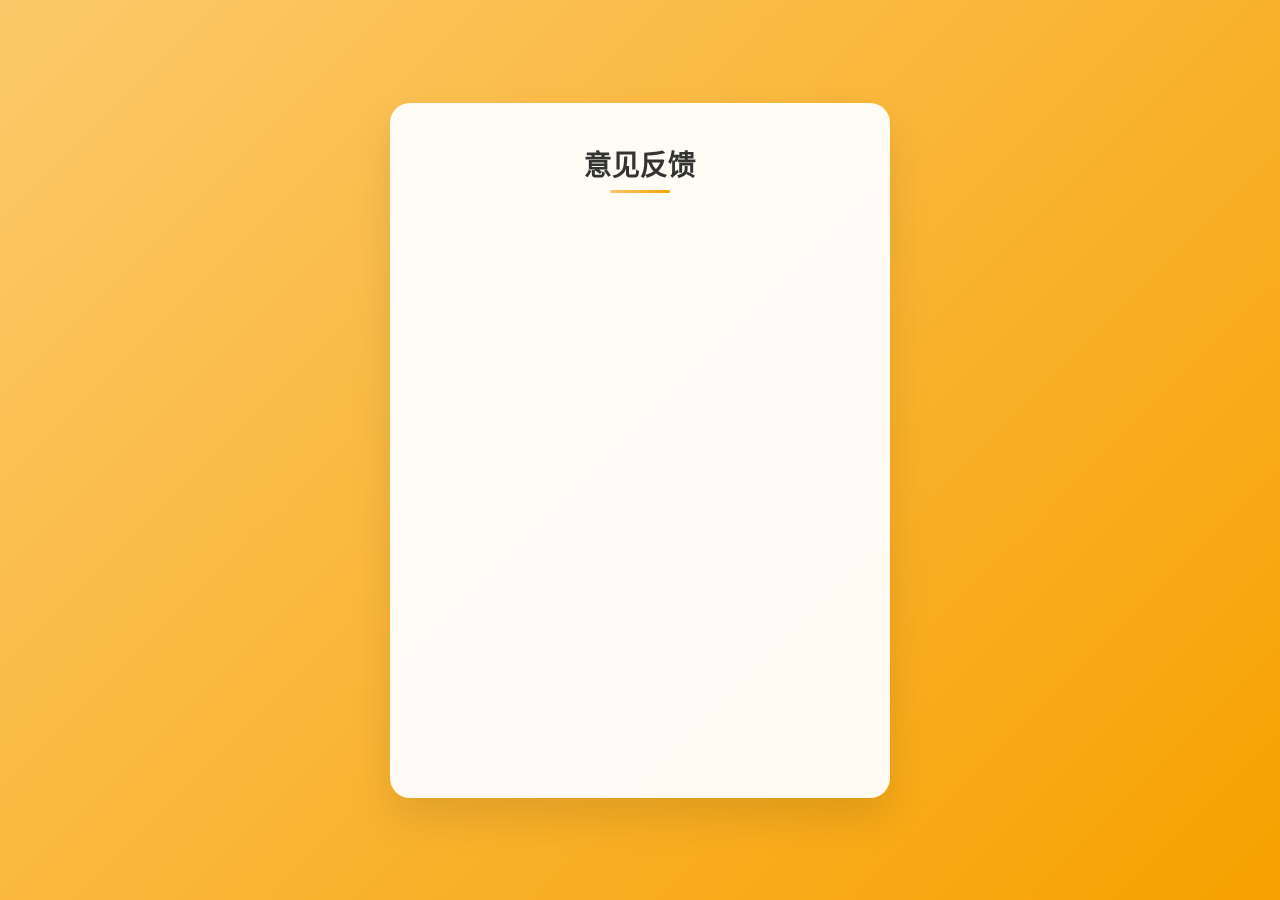
<file: html/意见反馈.html>
<!DOCTYPE html>
<html lang="zh-CN">
<head>
    <meta charset="UTF-8">
    <meta name="viewport" content="width=device-width, initial-scale=1.0">
    <title>意见反馈系统</title>
    <style>
        * {
            margin: 0;
            padding: 0;
            box-sizing: border-box;
        }

        body {
            font-family: -apple-system, BlinkMacSystemFont, 'Segoe UI', 'PingFang SC', 'Hiragino Sans GB', 'Microsoft YaHei', sans-serif;
            background: linear-gradient(135deg, #fcc96a  0%, #f7a100 100%);
            min-height: 100vh;
            display: flex;
            align-items: center;
            justify-content: center;
            padding: 20px;
        }

        .feedback-container {
            background: rgba(255, 255, 255, 0.95);
            border-radius: 20px;
            box-shadow: 0 20px 40px rgba(0, 0, 0, 0.1);
            padding: 40px;
            width: 100%;
            max-width: 500px;
            backdrop-filter: blur(10px);
            animation: fadeIn 0.6s ease-out;
        }

        @keyframes fadeIn {
            from {
                opacity: 0;
                transform: translateY(30px);
            }
            to {
                opacity: 1;
                transform: translateY(0);
            }
        }

        h1 {
            text-align: center;
            color: #333;
            margin-bottom: 30px;
            font-size: 28px;
            position: relative;
        }

        h1::after {
            content: '';
            position: absolute;
            bottom: -10px;
            left: 50%;
            transform: translateX(-50%);
            width: 60px;
            height: 3px;
            background: linear-gradient(90deg, #fcc96a, #f7a100);
            border-radius: 2px;
        }

        .form-group {
            margin-bottom: 25px;
            animation: slideIn 0.5s ease-out forwards;
            opacity: 0;
        }

        .form-group:nth-child(2) { animation-delay: 0.1s; }
        .form-group:nth-child(3) { animation-delay: 0.2s; }
        .form-group:nth-child(4) { animation-delay: 0.3s; }
        .form-group:nth-child(5) { animation-delay: 0.4s; }

        @keyframes slideIn {
            from {
                opacity: 0;
                transform: translateX(-20px);
            }
            to {
                opacity: 1;
                transform: translateX(0);
            }
        }

        label {
            display: block;
            margin-bottom: 8px;
            color: #555;
            font-weight: 500;
            font-size: 14px;
        }

        .email-selector {
            display: flex;
            gap: 15px;
            margin-bottom: 20px;
        }

        .email-option {
            flex: 1;
            padding: 12px;
            border: 2px solid #e0e0e0;
            border-radius: 10px;
            cursor: pointer;
            transition: all 0.3s ease;
            text-align: center;
            font-size: 14px;
            background: #f8f9fa;
        }

        .email-option:hover {
            border-color: #f7a100;
            transform: translateY(-2px);
            box-shadow: 0 4px 12px rgba(102, 126, 234, 0.2);
        }

        .email-option.selected {
            border-color: #f7a100;
            background: linear-gradient(135deg, #fcc96a, #f7a100);
            color: white;
            transform: scale(1.05);
        }

        input, textarea {
            width: 100%;
            padding: 12px 16px;
            border: 2px solid #e0e0e0;
            border-radius: 10px;
            font-size: 16px;
            transition: all 0.3s ease;
            background: #f8f9fa;
        }

        input:focus, textarea:focus {
            outline: none;
            border-color: #f7a100;
            background: white;
            transform: translateY(-2px);
            box-shadow: 0 4px 12px rgba(102, 126, 234, 0.2);
        }

        textarea {
            resize: vertical;
            min-height: 120px;
            font-family: inherit;
        }

        .submit-btn {
            width: 100%;
            padding: 15px;
            background: linear-gradient(135deg, #fcc96a, #f7a100);
            color: white;
            border: none;
            border-radius: 10px;
            font-size: 16px;
            font-weight: 600;
            cursor: pointer;
            transition: all 0.3s ease;
            position: relative;
            overflow: hidden;
            animation: slideIn 0.5s ease-out 0.5s forwards;
            opacity: 0;
        }

        .submit-btn:hover:not(:disabled) {
            transform: translateY(-2px);
            box-shadow: 0 8px 20px rgba(102, 126, 234, 0.3);
        }

        .submit-btn:active:not(:disabled) {
            transform: translateY(0);
        }

        .submit-btn:disabled {
            background: #ccc;
            cursor: not-allowed;
            transform: none;
        }

        .submit-btn::after {
            content: '';
            position: absolute;
            top: 50%;
            left: 50%;
            width: 0;
            height: 0;
            border-radius: 50%;
            background: rgba(255, 255, 255, 0.3);
            transform: translate(-50%, -50%);
            transition: width 0.6s, height 0.6s;
        }

        .submit-btn:active:not(:disabled)::after {
            width: 300px;
            height: 300px;
        }

        .countdown {
            text-align: center;
            margin-top: 15px;
            color: #666;
            font-size: 14px;
            opacity: 0;
            transition: opacity 0.3s ease;
        }

        .countdown.show {
            opacity: 1;
        }

        .success-message {
            position: fixed;
            top: 50%;
            left: 50%;
            transform: translate(-50%, -50%) scale(0);
            background: white;
            padding: 40px;
            border-radius: 20px;
            box-shadow: 0 20px 40px rgba(0, 0, 0, 0.2);
            text-align: center;
            z-index: 1000;
            transition: transform 0.3s ease;
        }

        .success-message.show {
            transform: translate(-50%, -50%) scale(1);
        }

        .success-icon {
            width: 80px;
            height: 80px;
            margin: 0 auto 20px;
            background: linear-gradient(135deg, #667eea, #764ba2);
            border-radius: 50%;
            display: flex;
            align-items: center;
            justify-content: center;
            animation: pulse 2s infinite;
        }

        @keyframes pulse {
            0% {
                transform: scale(1);
            }
            50% {
                transform: scale(1.1);
            }
            100% {
                transform: scale(1);
            }
        }

        .success-icon::after {
            content: '✓';
            color: white;
            font-size: 40px;
            font-weight: bold;
        }

        .overlay {
            position: fixed;
            top: 0;
            left: 0;
            right: 0;
            bottom: 0;
            background: rgba(0, 0, 0, 0.5);
            opacity: 0;
            visibility: hidden;
            transition: all 0.3s ease;
            z-index: 999;
        }

        .overlay.show {
            opacity: 1;
            visibility: visible;
        }

        .error {
            color: #e74c3c;
            font-size: 12px;
            margin-top: 5px;
            display: none;
        }

        .shake {
            animation: shake 0.5s;
        }

        @keyframes shake {
            0%, 100% { transform: translateX(0); }
            10%, 30%, 50%, 70%, 90% { transform: translateX(-5px); }
            20%, 40%, 60%, 80% { transform: translateX(5px); }
        }
    </style>
</head>
<body>
    <div class="feedback-container">
        <h1>意见反馈</h1>
        
        <div class="form-group">
            <label>选择反馈的官方邮箱：</label>
            <div class="email-selector">
                <div class="email-option" data-email="xaioyun123@qq.com">
                    QQ邮箱(推荐)
                </div>
                <div class="email-option" data-email="15372042923@163.com">
                    163邮箱
                </div>
            </div>
        </div>

        <div class="form-group">
            <label>反馈标题：</label>
            <input type="text" id="title" placeholder="请简要描述您的问题或建议">
            <div class="error" id="titleError">请输入反馈标题</div>
        </div>

        <div class="form-group">
            <label>您的QQ号：</label>
            <input type="text" id="qq" placeholder="方便我们联系您">
            <div class="error" id="qqError">请输入正确的QQ号</div>
        </div>

        <div class="form-group">
            <label>详细反馈：</label>
            <textarea id="feedback" placeholder="请详细描述您遇到的问题或建议..."></textarea>
            <div class="error" id="feedbackError">请输入反馈内容</div>
        </div>

        <button class="submit-btn" onclick="submitFeedback()" id="submitBtn">
            <span id="btnText">提交反馈</span>
        </button>
        
        <div class="countdown" id="countdown"></div>
    </div>

    <div class="overlay" id="overlay" onclick="closeSuccess()"></div>
    <div class="success-message" id="successMessage">
        <div class="success-icon"></div>
        <h2 style="color: #333; margin-bottom: 10px;">提交成功！</h2>
        <p style="color: #666;">感谢您的宝贵意见，我们会尽快处理</p>
        <button style="margin-top: 20px; padding: 10px 30px; background: #667eea; color: white; border: none; border-radius: 5px; cursor: pointer;" onclick="closeSuccess()">确定</button>
    </div>

    <script>
        let selectedEmail = null;
        let countdown = 0;
        let countdownTimer = null;

        // 邮箱选择
        document.querySelectorAll('.email-option').forEach(option => {
            option.addEventListener('click', function() {
                document.querySelectorAll('.email-option').forEach(opt => opt.classList.remove('selected'));
                this.classList.add('selected');
                selectedEmail = this.dataset.email;
            });
        });

        // 输入验证
        function validateInput() {
            let isValid = true;
            
            if (!selectedEmail) {
                document.querySelector('.email-selector').classList.add('shake');
                setTimeout(() => document.querySelector('.email-selector').classList.remove('shake'), 500);
                isValid = false;
            }

            const title = document.getElementById('title').value.trim();
            if (!title) {
                showError('titleError');
                isValid = false;
            } else {
                hideError('titleError');
            }

            const qq = document.getElementById('qq').value.trim();
            if (!qq || !/^\d{5,12}$/.test(qq)) {
                showError('qqError');
                isValid = false;
            } else {
                hideError('qqError');
            }

            const feedback = document.getElementById('feedback').value.trim();
            if (!feedback) {
                showError('feedbackError');
                isValid = false;
            } else {
                hideError('feedbackError');
            }

            return isValid;
        }

        function showError(errorId) {
            const errorEl = document.getElementById(errorId);
            errorEl.style.display = 'block';
            errorEl.parentElement.classList.add('shake');
            setTimeout(() => errorEl.parentElement.classList.remove('shake'), 500);
        }

        function hideError(errorId) {
            document.getElementById(errorId).style.display = 'none';
        }

        async function submitFeedback() {
            if (!validateInput()) return;

            const submitBtn = document.getElementById('submitBtn');
            const btnText = document.getElementById('btnText');
            
            btnText.textContent = '提交中...';
            submitBtn.disabled = true;

            const params = new URLSearchParams({
                root: selectedEmail,
                name: '用户反馈',
                sjt: document.getElementById('title').value.trim(),
                content: `QQ号：${document.getElementById('qq').value.trim()}\n\n反馈内容：\n${document.getElementById('feedback').value.trim()}`
            });

            const apiUrl = `https://api.fohok.xin/API/mail.php?${params}`;

            try {
                await fetch(apiUrl);
                showSuccess();
                startCountdown(60);
                resetForm();
            } catch (error) {
                alert('提交失败，请稍后重试');
                btnText.textContent = '提交反馈';
                submitBtn.disabled = false;
            }
        }

        function showSuccess() {
            document.getElementById('overlay').classList.add('show');
            document.getElementById('successMessage').classList.add('show');
        }

        function closeSuccess() {
            document.getElementById('overlay').classList.remove('show');
            document.getElementById('successMessage').classList.remove('show');
        }

        function resetForm() {
            document.getElementById('title').value = '';
            document.getElementById('qq').value = '';
            document.getElementById('feedback').value = '';
            document.querySelectorAll('.email-option').forEach(opt => opt.classList.remove('selected'));
            selectedEmail = null;
        }

        function startCountdown(seconds) {
            countdown = seconds;
            const countdownEl = document.getElementById('countdown');
            countdownEl.classList.add('show');
            
            clearInterval(countdownTimer);
            countdownTimer = setInterval(() => {
                countdownEl.textContent = `${countdown}秒后可再次提交`;
                countdown--;
                if (countdown < 0) {
                    clearInterval(countdownTimer);
                    countdownEl.classList.remove('show');
                    document.getElementById('submitBtn').disabled = false;
                    document.getElementById('btnText').textContent = '提交反馈';
                }
            }, 1000);
        }

        // 输入时隐藏错误提示
        document.getElementById('title').addEventListener('input', () => hideError('titleError'));
        document.getElementById('qq').addEventListener('input', () => hideError('qqError'));
        document.getElementById('feedback').addEventListener('input', () => hideError('feedbackError'));
    </script>
</body>
</html>
</file>
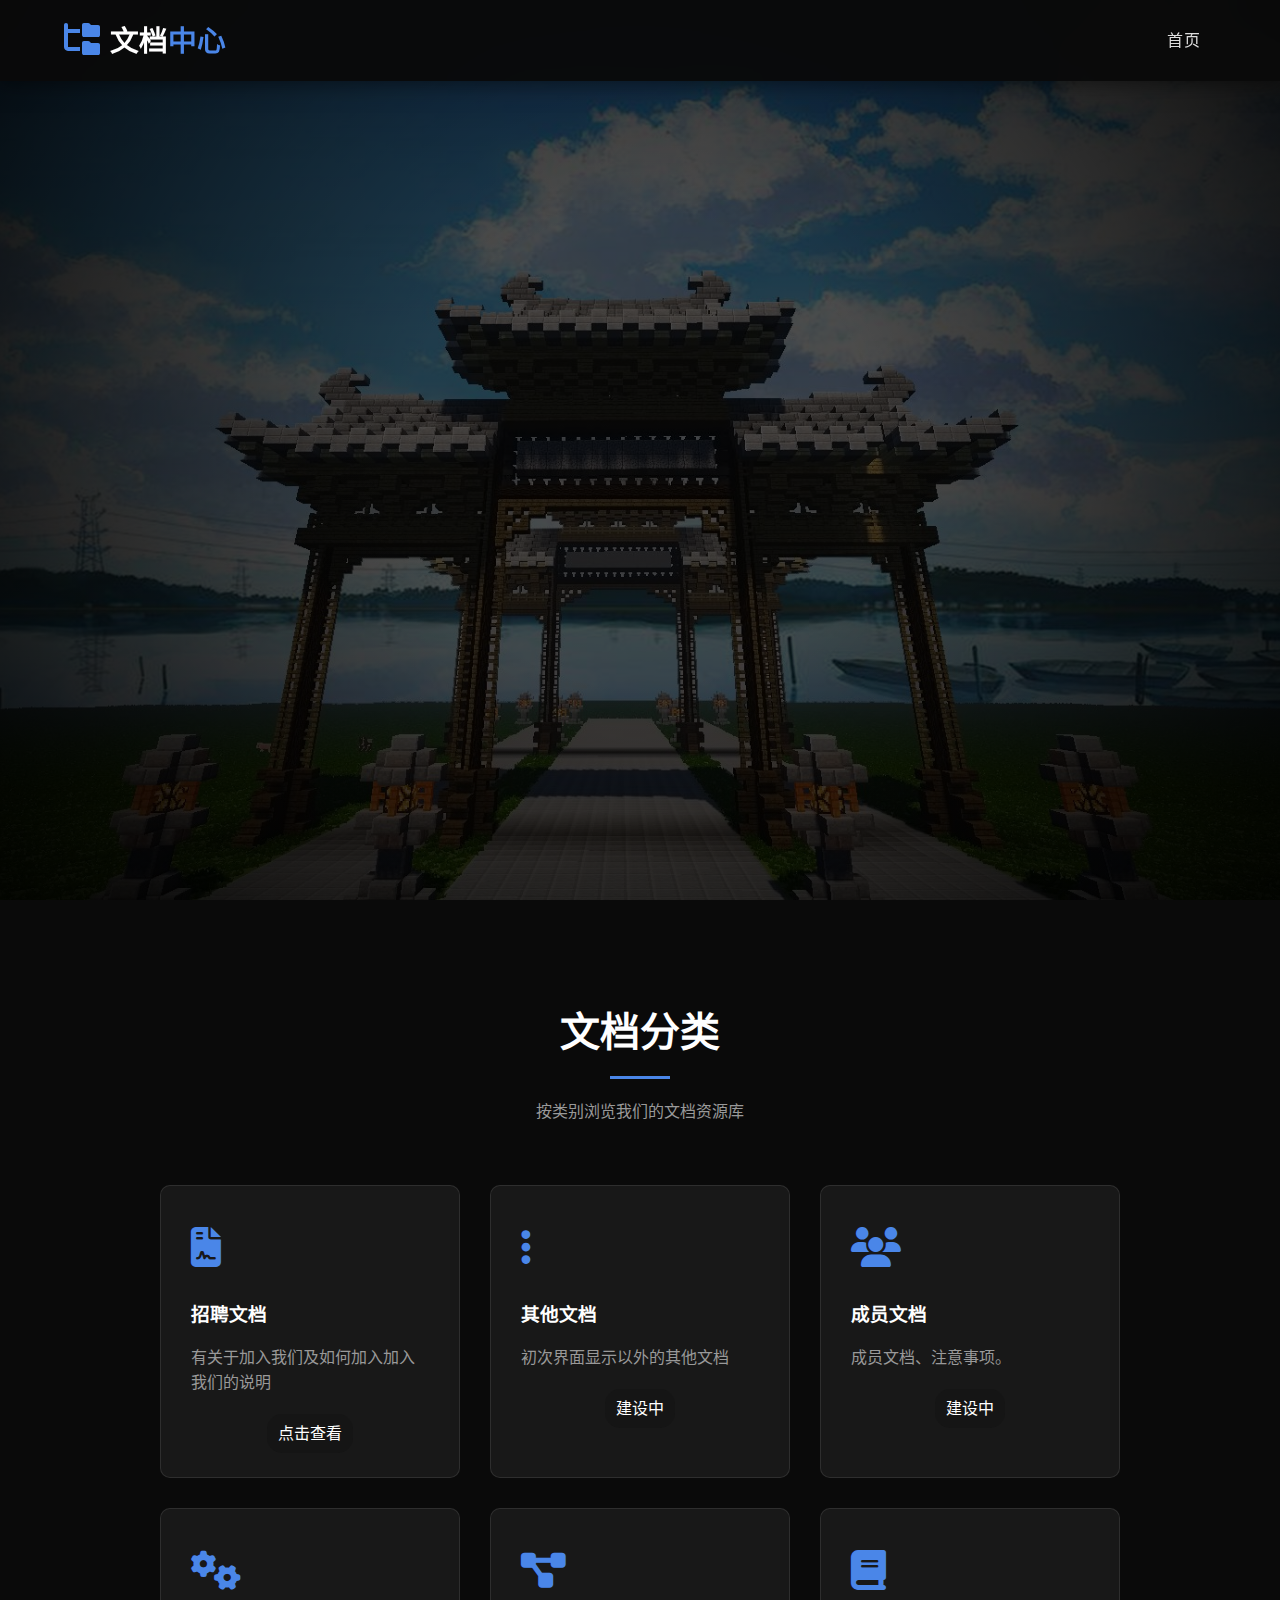
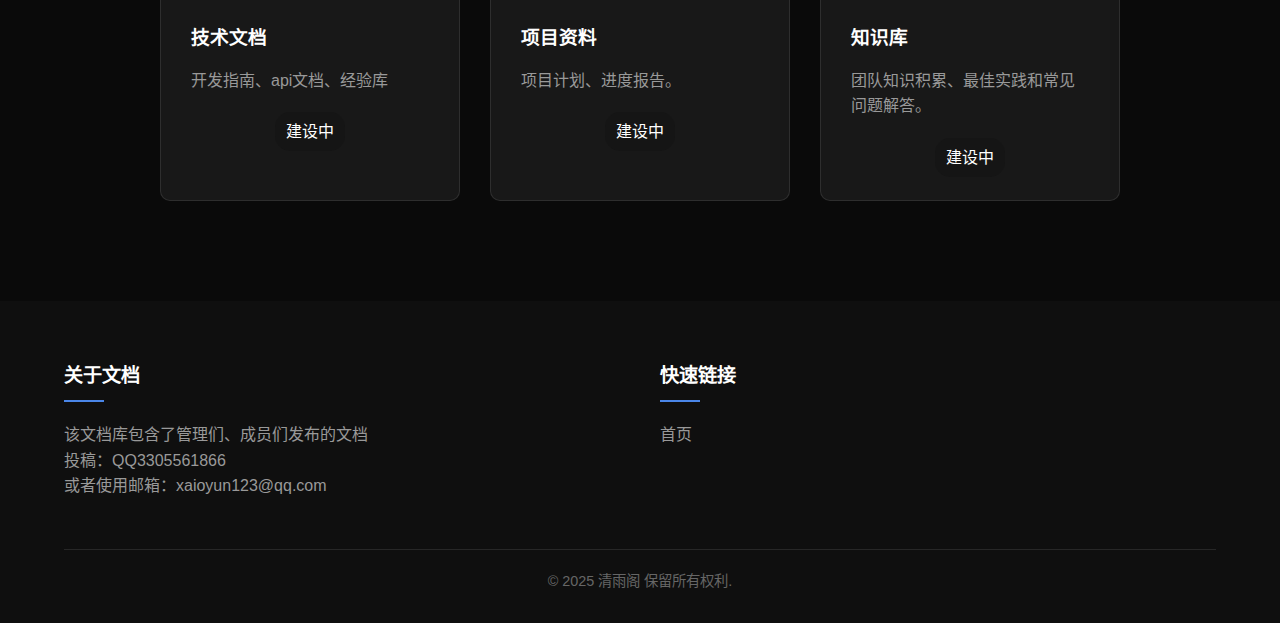
<file: html/doc/doc-index.html>
<!DOCTYPE html>
<html lang="zh-CN">
<head>
    <meta charset="UTF-8">
    <meta name="viewport" content="width=device-width, initial-scale=1.0">
    <title>文档目录中转站</title>
    <link rel="stylesheet" href="../../css/index.css">
    <link rel="stylesheet" href="https://cdnjs.cloudflare.com/ajax/libs/font-awesome/6.4.0/css/all.min.css">
</head>
<body>
    <!-- 顶部导航栏 -->
    <header id="header">
        <div class="logo">
            <div class="logo-icon"><i class="fas fa-folder-tree"></i></div>
            <div class="logo-text">文档<span>中心</span></div>
        </div>
        <nav>
            <button class="nav-btn" id="navToggle">
                <i class="fas fa-bars"></i>
            </button>
            <ul id="navMenu">
                <li><a href="../../index.html">首页</a></li>
            </ul>
        </nav>
    </header>

    <!-- 标题区域 -->
    <section class="hero" id="home">
        <div class="hero-content">
            <h1>文档目录中转站</h1>
            <p>一站式访问所有重要文档和资源</p>
            <div class="a-">
                <a href="#categories" class="btn">浏览文档</a>
            </div>
        </div>
    </section>

    <!-- 文档分类区域 -->
    <section class="section" id="categories">
        <div class="section-title">
            <h2>文档分类</h2>
            <p>按类别浏览我们的文档资源库</p>
        </div>
        
        <div class="services-container">
            <div class="service-card">
                <div class="service-icon">
                    <i class="fas fa-file-contract"></i>
                </div>
                <h3>招聘文档</h3>
                <p>有关于加入我们及如何加入加入我们的说明</p>
                <div class="a-">
                    <br>
                    <a href="./招聘.html">点击查看</a>
                </div>
            </div>
            
            <div class="service-card">
                <div class="service-icon">
                    <i class="fas fa-ellipsis-v"></i>
                </div>
                <h3>其他文档</h3>
                <p>初次界面显示以外的其他文档</p>
                <div class="a-">
                    <br>
                    <a href="#">建设中</a>
                </div>
            </div>
            
            <div class="service-card">
                <div class="service-icon">
                    <i class="fas fa-users"></i>
                </div>
                <h3>成员文档</h3>
                <p>成员文档、注意事项。</p>
                <div class="a-">
                    <br>
                    <a href="#">建设中</a>
                </div>
            </div>
            
            <div class="service-card">
                <div class="service-icon">
                    <i class="fas fa-cogs"></i>
                </div>
                <h3>技术文档</h3>
                <p>开发指南、api文档、经验库</p>
                <div class="a-">
                    <br>
                    <a href="#">建设中</a>
                </div>
            </div>
            
            <div class="service-card">
                <div class="service-icon">
                    <i class="fas fa-project-diagram"></i>
                </div>
                <h3>项目资料</h3>
                <p>项目计划、进度报告。</p>
                <div class="a-">
                    <br>
                    <a href="#">建设中</a>
                </div>
            </div>
            
            <div class="service-card">
                <div class="service-icon">
                    <i class="fas fa-book"></i>
                </div>
                <h3>知识库</h3>
                <p>团队知识积累、最佳实践和常见问题解答。</p>
                <div class="a-">
                    <br>
                    <a href="#">建设中</a>
                </div>
            </div>
        </div>
    </section>


    <!-- 页脚 -->
    <footer>
        <div class="footer-content">
            <div class="footer-section">
                <h3>关于文档</h3>
                <p>该文档库包含了管理们、成员们发布的文档<br>投稿：QQ3305561866<br>或者使用邮箱：xaioyun123@qq.com</p>
            </div>
            
            <div class="footer-section">
                <h3>快速链接</h3>
                <a href="../../index.html">首页</a>
            </div>
            
        </div>
        
        <div class="footer-bottom">
            <p>&copy; 2025 清雨阁 保留所有权利.</p>
        </div>
    </footer>

    <script>
        // 导航栏滚动效果
        window.addEventListener('scroll', function() {
            const header = document.getElementById('header');
            if (window.scrollY > 50) {
                header.classList.add('scrolled');
            } else {
                header.classList.remove('scrolled');
            }
        });
        
        // 移动端导航菜单切换
        document.getElementById('navToggle').addEventListener('click', function() {
            document.getElementById('navMenu').classList.toggle('show');
        });
        
        // 平滑滚动到锚点
        document.querySelectorAll('a[href^="#"]').forEach(anchor => {
            anchor.addEventListener('click', function(e) {
                e.preventDefault();
                
                const targetId = this.getAttribute('href');
                if (targetId === '#') return;
                
                const targetElement = document.querySelector(targetId);
                if (targetElement) {
                    // 关闭移动端菜单
                    document.getElementById('navMenu').classList.remove('show');
                    
                    window.scrollTo({
                        top: targetElement.offsetTop - 80,
                        behavior: 'smooth'
                    });
                }
            });
        });
    </script>
</body>
</html>
</file>
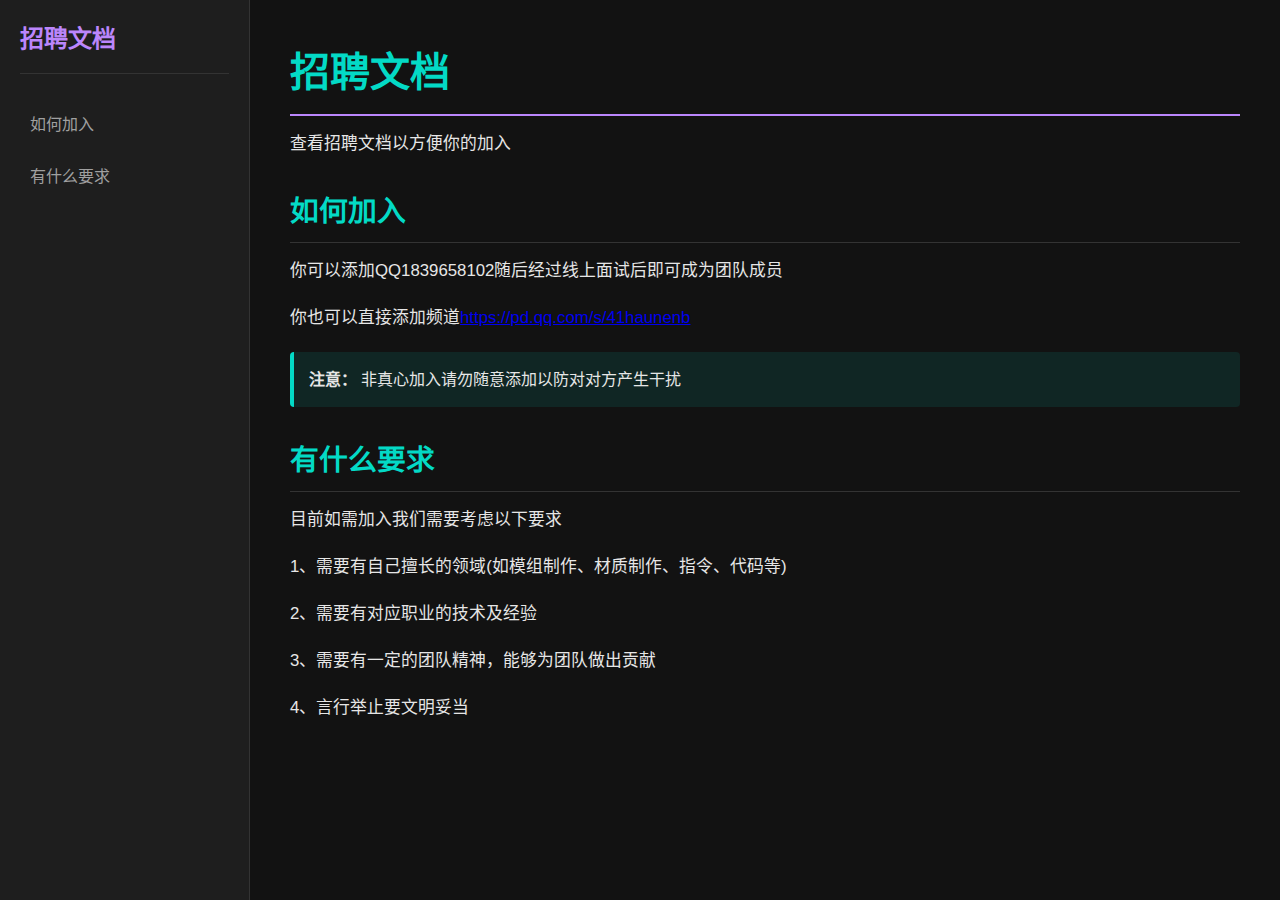
<file: html/doc/招聘.html>
<!DOCTYPE html>
<html lang="zh-CN">
<head>
    <meta charset="UTF-8">
    <meta name="viewport" content="width=device-width, initial-scale=1.0">
    <title>招聘文档</title>
    <link rel="stylesheet" type="text/css" href="../../css/doc.css">
    </style>
</head>
<body>
    <div class="container">
        <aside class="sidebar">
            <div class="logo">招聘文档</div>
            <ul class="nav-links">
                <li><a href="#introduction">如何加入</a></li>
                <li><a href="#installation">有什么要求</a></li>
            </ul>
        </aside>
        
        <main class="main-content">
            <h1>招聘文档</h1>
            <p>查看招聘文档以方便你的加入</p>
            
            <section id="introduction">
                <h2>如何加入</h2>
                <p>你可以添加QQ1839658102随后经过线上面试后即可成为团队成员</p>
                <p>你也可以直接添加频道<a href="https://pd.qq.com/s/41haunenb">https://pd.qq.com/s/41haunenb</a></p>
                
                <div class="note">
                    <strong>注意：</strong> 非真心加入请勿随意添加以防对对方产生干扰
                </div>
            </section>
            
            <section id="installation">
                <h2>有什么要求</h2>
                <p>目前如需加入我们需要考虑以下要求</p>
                <p>1、需要有自己擅长的领域(如模组制作、材质制作、指令、代码等)</p>
                <p>2、需要有对应职业的技术及经验</p>
                <p>3、需要有一定的团队精神，能够为团队做出贡献</p>
                <p>4、言行举止要文明妥当</p>
        </main>
    </div>
</body>
</html>
</file>
<file: css/index.css>
* {
            margin: 0;
            padding: 0;
            box-sizing: border-box;
            font-family: 'Poppins', 'Arial', sans-serif;
        }
        
        :root {
            --primary: #4a86e8;
            --primary-dark: #3a76d8;
            --secondary: #ff6b6b;
            --dark: #0a0a0a;
            --dark-light: #151515;
            --text: #f0f0f0;
            --text-secondary: #999;
        }
        
        body {
            background-color: var(--dark);
            color: var(--text);
            line-height: 1.6;
            overflow-x: hidden;
        }
        
        /* 滚动条样式 */
        ::-webkit-scrollbar {
            width: 10px;
        }
        
        ::-webkit-scrollbar-track {
            background: var(--dark-light);
        }
        
        ::-webkit-scrollbar-thumb {
            background: var(--primary);
            border-radius: 5px;
        }
        
        /* 顶部导航栏样式 */
        header {
            background-color: rgba(10, 10, 10, 0.95);
            backdrop-filter: blur(10px);
            position: fixed;
            width: 100%;
            z-index: 1000;
            padding: 15px 5%;
            display: flex;
            justify-content: space-between;
            align-items: center;
            box-shadow: 0 2px 20px rgba(0, 0, 0, 0.5);
            transition: padding 0.3s ease;
        }
        
        header.scrolled {
            padding: 10px 5%;
        }
        
        .logo {
            display: flex;
            align-items: center;
            gap: 10px;
        }
        
        .logo-icon {
            color: var(--primary);
            font-size: 2rem;
        }
        
        .logo-text {
            font-size: 1.8rem;
            font-weight: bold;
            color: #fff;
        }
        
        .logo span {
            color: var(--primary);
        }
        
        nav ul {
            display: flex;
            list-style: none;
        }
        
        nav ul li {
            margin: 0 15px;
        }
        
        nav ul li a {
            color: #ddd;
            text-decoration: none;
            font-size: 1rem;
            text-transform: uppercase;
            letter-spacing: 1px;
            transition: color 0.3s;
            position: relative;
            padding: 5px 0;
        }
        
        nav ul li a:after {
            content: '';
            position: absolute;
            width: 0;
            height: 2px;
            bottom: 0;
            left: 0;
            background-color: var(--primary);
            transition: width 0.3s ease;
        }
        
        nav ul li a:hover {
            color: #fff;
        }
        
        nav ul li a:hover:after {
            width: 100%;
        }
        
        .nav-btn {
            display: none;
            background: transparent;
            border: none;
            color: white;
            font-size: 1.5rem;
            cursor: pointer;
        }
        
        /* 标题图片区域 */
        .hero {
            height: 100vh;
            background: linear-gradient(rgba(0, 0, 0, 0.7), rgba(0, 0, 0, 0.7)), url('../img/titlepng.jpg') no-repeat center center/cover;
            display: flex;
            flex-direction: column;
            justify-content: center;
            align-items: center;
            text-align: center;
            padding: 0 20px;
            position: relative;
            overflow: hidden;
        }
        
        .hero::before {
            content: '';
            position: absolute;
            top: 0;
            left: 0;
            width: 100%;
            height: 100%;
            background: radial-gradient(circle at 50% 50%, transparent 30%, rgba(0, 0, 0, 0.8) 100%);
        }
        
        .hero-content {
            max-width: 800px;
            z-index: 1;
            opacity: 0;
            transform: translateY(30px);
            animation: fadeUp 1s ease forwards 0.5s;
        }
        
        .hero h1 {
            font-size: 3.5rem;
            margin-bottom: 20px;
            text-shadow: 2px 2px 10px rgba(0, 0, 0, 0.8);
            background: linear-gradient(45deg, #fff, var(--primary));
            -webkit-background-clip: text;
            background-clip: text;
            color: transparent;
        }
        
        .hero p {
            font-size: 1.2rem;
            margin-bottom: 30px;
            color: #ccc;
        }
        
        .btn {
            display: inline-block;
            background-color: var(--primary);
            color: white;
            padding: 12px 30px;
            text-decoration: none;
            border-radius: 30px;
            font-weight: bold;
            transition: all 0.3s;
            border: 2px solid var(--primary);
            position: relative;
            overflow: hidden;
            z-index: 1;
        }
        
        .btn:before {
            content: '';
            position: absolute;
            top: 0;
            left: -100%;
            width: 100%;
            height: 100%;
            background: var(--dark-light);
            transition: all 0.3s;
            z-index: -1;
        }
        
        .btn:hover {
            color: var(--primary);
        }
        
        .btn:hover:before {
            left: 0;
        }
        
        .btn-outline {
            background: transparent;
            color: var(--primary);
            margin-left: 15px;
        }
        
        .btn-outline:before {
            background: var(--primary);
        }
        
        .btn-outline:hover {
            color: white;
        }
        
        /* 内容区域样式 */
        .section {
            padding: 100px 5%;
        }
        
        .section-title {
            text-align: center;
            margin-bottom: 60px;
        }
        
        .section-title h2 {
            font-size: 2.5rem;
            margin-bottom: 20px;
            color: #fff;
            position: relative;
            display: inline-block;
            padding-bottom: 15px;
        }
        
        .section-title h2:after {
            content: '';
            position: absolute;
            width: 60px;
            height: 3px;
            background: var(--primary);
            bottom: 0;
            left: 50%;
            transform: translateX(-50%);
        }
        
        .section-title p {
            color: var(--text-secondary);
            max-width: 700px;
            margin: 0 auto;
        }
        
        /* 关于我们区域 */
        .about-content {
            display: flex;
            align-items: center;
            gap: 50px;
            flex-wrap: wrap;
        }
        
        .about-text {
            flex: 1;
            min-width: 300px;
        }
        
        .about-image {
            flex: 1;
            min-width: 300px;
            height: 300px;
            background: url('../img/logo.png');
            border-radius: 10px;
            box-shadow: 0 10px 30px rgba(0, 0, 0, 0.5);
            background-size: cover;
        }
        
        /* 服务区域 */
        .services {
            background-color: var(--dark-light);
        }
        
        .services-container {
            display: flex;
            flex-wrap: wrap;
            gap: 30px;
            justify-content: center;
        }
        
        .service-card {
            background-color: rgba(30, 30, 30, 0.7);
            border-radius: 10px;
            padding: 30px;
            width: 300px;
            transition: transform 0.3s, box-shadow 0.3s;
            border: 1px solid rgba(255, 255, 255, 0.1);
        }
        
        .service-card:hover {
            transform: translateY(-10px);
            box-shadow: 0 15px 30px rgba(0, 0, 0, 0.3);
            border-color: var(--primary);
        }
        
        .service-icon {
            font-size: 2.5rem;
            color: var(--primary);
            margin-bottom: 20px;
        }
        
        .service-card h3 {
            margin-bottom: 15px;
            color: #fff;
        }
        
        .service-card p {
            color: var(--text-secondary);
        }
        
        /* 团队介绍区域 */
        .team-container {
            display: flex;
            flex-wrap: wrap;
            justify-content: center;
            gap: 30px;
        }
        
        .team-member {
            background-color: var(--dark-light);
            border-radius: 10px;
            overflow: hidden;
            width: 300px;
            transition: transform 0.3s;
            box-shadow: 0 10px 20px rgba(0, 0, 0, 0.2);
        }
        
        .team-member:hover {
            transform: translateY(-10px);
        }
        
        .member-img {
            height: 250px;
            background-color: #333;
            background-position: center;
            background-size: cover;
            position: relative;
        }
        
        .member-img:after {
            content: '';
            position: absolute;
            top: 0;
            left: 0;
            width: 100%;
            height: 100%;
            background: linear-gradient(to top, var(--dark-light) 0%, transparent 100%);
            opacity: 0.7;
        }
        
        .member-info {
            padding: 20px;
            text-align: center;
        }
        
        .member-info h3 {
            margin-bottom: 10px;
            color: #fff;
        }
        
        .member-info p {
            color: var(--text-secondary);
            margin-bottom: 15px;
        }
        
        .social-links {
            display: flex;
            justify-content: center;
            gap: 15px;
        }
        
        .social-links a {
            color: var(--text-secondary);
            transition: color 0.3s;
        }
        
        .social-links a:hover {
            color: var(--primary);
        }
        
        /* 项目展示区域 */
        .projects {
            background-color: var(--dark-light);
        }
        
        .projects-container {
            display: grid;
            grid-template-columns: repeat(auto-fill, minmax(350px, 1fr));
            gap: 30px;
        }
        
        .project-card {
            border-radius: 10px;
            overflow: hidden;
            position: relative;
            height: 250px;
            box-shadow: 0 10px 20px rgba(0, 0, 0, 0.3);
        }
        
        .project-img {
            width: 100%;
            height: 100%;
            background-position: center;
            background-size: cover;
            transition: transform 0.5s;
        }
        
        .project-card:hover .project-img {
            transform: scale(1.1);
        }
        
        .project-overlay {
            position: absolute;
            top: 0;
            left: 0;
            width: 100%;
            height: 100%;
            background: linear-gradient(to top, rgba(0, 0, 0, 0.8) 0%, transparent 100%);
            display: flex;
            flex-direction: column;
            justify-content: flex-end;
            padding: 20px;
            opacity: 0;
            transition: opacity 0.3s;
        }
        
        .project-card:hover .project-overlay {
            opacity: 1;
        }
        
        .project-title {
            color: white;
            font-size: 1.2rem;
            margin-bottom: 10px;
        }
        
        .project-category {
            color: var(--primary);
            font-size: 0.9rem;
        }
        
        /* 页脚样式 */
        footer {
            background-color: #0f0f0f;
            padding: 60px 5% 30px;
        }
        
        .footer-content {
            max-width: 1200px;
            margin: 0 auto;
            display: flex;
            flex-wrap: wrap;
            justify-content: space-between;
            gap: 40px;
        }
        
        .footer-section {
            flex: 1;
            min-width: 250px;
        }
        
        .footer-section h3 {
            color: #fff;
            margin-bottom: 20px;
            font-size: 1.2rem;
            position: relative;
            padding-bottom: 10px;
        }
        
        .footer-section h3:after {
            content: '';
            position: absolute;
            width: 40px;
            height: 2px;
            background: var(--primary);
            bottom: 0;
            left: 0;
        }
        
        .footer-section p, .footer-section a {
            color: var(--text-secondary);
            margin-bottom: 10px;
            display: block;
            text-decoration: none;
            transition: color 0.3s;
        }
        
        .footer-section a:hover {
            color: var(--primary);
        }
        
        .footer-bottom {
            margin-top: 40px;
            text-align: center;
            color: #666;
            font-size: 0.9rem;
            padding-top: 20px;
            border-top: 1px solid rgba(255, 255, 255, 0.1);
        }
        
        /* 动画 */
        @keyframes fadeUp {
            from {
                opacity: 0;
                transform: translateY(30px);
            }
            to {
                opacity: 1;
                transform: translateY(0);
            }
        }
        
        /* 响应式设计 */
        @media (max-width: 992px) {
            nav ul {
                display: none;
                position: absolute;
                top: 70px;
                left: 0;
                width: 100%;
                background: var(--dark);
                flex-direction: column;
                padding: 20px 0;
                box-shadow: 0 10px 20px rgba(0, 0, 0, 0.2);
            }
            
            nav ul.show {
                display: flex;
            }
            
            nav ul li {
                margin: 10px 0;
                text-align: center;
            }
            
            .nav-btn {
                display: block;
            }
            
            .hero h1 {
                font-size: 2.5rem;
            }
        }
        
        @media (max-width: 768px) {
            .section {
                padding: 80px 5%;
            }
            
            .btn {
                margin-bottom: 10px;
            }
            
            .hero h1 {
                font-size: 2rem;
            }
            
            .hero p {
                font-size: 1rem;
            }
        }
        .a-{
            text-align: center;
        }
        .member-img h1{
            text-align: center;
        }
        .projects-container p{
            text-align: center;
        }
        .a- a{
            text-decoration: none;
            color: #ffffff;
            border: 1px solid rgb(59, 59, 59,0%);
            border-radius: 15px;
            padding: 10px;
            background-color: #151515;
            text-align: center;
        }
</file>
<file: css/doc.css>
:root {
            --bg-primary: #121212;
            --bg-secondary: #1e1e1e;
            --bg-tertiary: #252526;
            --text-primary: #e6e6e6;
            --text-secondary: #a0a0a0;
            --accent: #bb86fc;
            --accent-secondary: #03dac6;
            --code-bg: #1e1e1e;
            --border-color: #333;
        }
        
        * {
            margin: 0;
            padding: 0;
            box-sizing: border-box;
        }
        
        body {
            font-family: 'Segoe UI', Tahoma, Geneva, Verdana, sans-serif;
            background-color: var(--bg-primary);
            color: var(--text-primary);
            line-height: 1.6;
            padding: 0;
            margin: 0;
        }
        
        .container {
            display: flex;
            min-height: 100vh;
        }
        
        .sidebar {
            width: 250px;
            background-color: var(--bg-secondary);
            padding: 20px;
            border-right: 1px solid var(--border-color);
            position: fixed;
            height: 100vh;
            overflow-y: auto;
        }
        
        .main-content {
            flex: 1;
            margin-left: 250px;
            padding: 40px;
            max-width: calc(100% - 250px);
        }
        
        .logo {
            font-size: 24px;
            font-weight: bold;
            color: var(--accent);
            margin-bottom: 30px;
            padding-bottom: 15px;
            border-bottom: 1px solid var(--border-color);
        }
        
        .nav-links {
            list-style: none;
        }
        
        .nav-links li {
            margin-bottom: 10px;
        }
        
        .nav-links a {
            color: var(--text-secondary);
            text-decoration: none;
            display: block;
            padding: 8px 10px;
            border-radius: 4px;
            transition: all 0.3s ease;
        }
        
        .nav-links a:hover {
            color: var(--accent);
            background-color: var(--bg-tertiary);
        }
        
        h1, h2, h3, h4 {
            color: var(--accent-secondary);
            margin-top: 30px;
            margin-bottom: 15px;
        }
        
        h1 {
            font-size: 2.5rem;
            border-bottom: 2px solid var(--accent);
            padding-bottom: 10px;
            margin-top: 0;
        }
        
        h2 {
            font-size: 1.8rem;
            padding-bottom: 8px;
            border-bottom: 1px solid var(--border-color);
        }
        
        p {
            margin-bottom: 20px;
            font-size: 1.05rem;
        }
        
        .code-block {
            background-color: var(--code-bg);
            border-radius: 6px;
            padding: 16px;
            margin: 20px 0;
            overflow-x: auto;
            border-left: 4px solid var(--accent);
        }
        
        pre {
            margin: 0;
            font-family: 'Consolas', 'Monaco', monospace;
            font-size: 14px;
            line-height: 1.5;
        }
        
        code {
            font-family: 'Consolas', 'Monaco', monospace;
            background-color: var(--bg-tertiary);
            padding: 2px 6px;
            border-radius: 3px;
            font-size: 0.9em;
        }
        
        .note {
            background-color: rgba(3, 218, 198, 0.1);
            border-left: 4px solid var(--accent-secondary);
            padding: 15px;
            margin: 20px 0;
            border-radius: 4px;
        }
        
        .warning {
            background-color: rgba(255, 193, 7, 0.1);
            border-left: 4px solid #ffc107;
            padding: 15px;
            margin: 20px 0;
            border-radius: 4px;
        }
        
        table {
            width: 100%;
            border-collapse: collapse;
            margin: 20px 0;
        }
        
        th, td {
            padding: 12px 15px;
            text-align: left;
            border-bottom: 1px solid var(--border-color);
        }
        
        th {
            background-color: var(--bg-secondary);
            color: var(--accent);
        }
        
        tr:hover {
            background-color: var(--bg-tertiary);
        }
        
        @media (max-width: 768px) {
            .container {
                flex-direction: column;
            }
            
            .sidebar {
                width: 100%;
                height: auto;
                position: relative;
                border-right: none;
                border-bottom: 1px solid var(--border-color);
            }
            
            .main-content {
                margin-left: 0;
                max-width: 100%;
            }
        }
</file>
